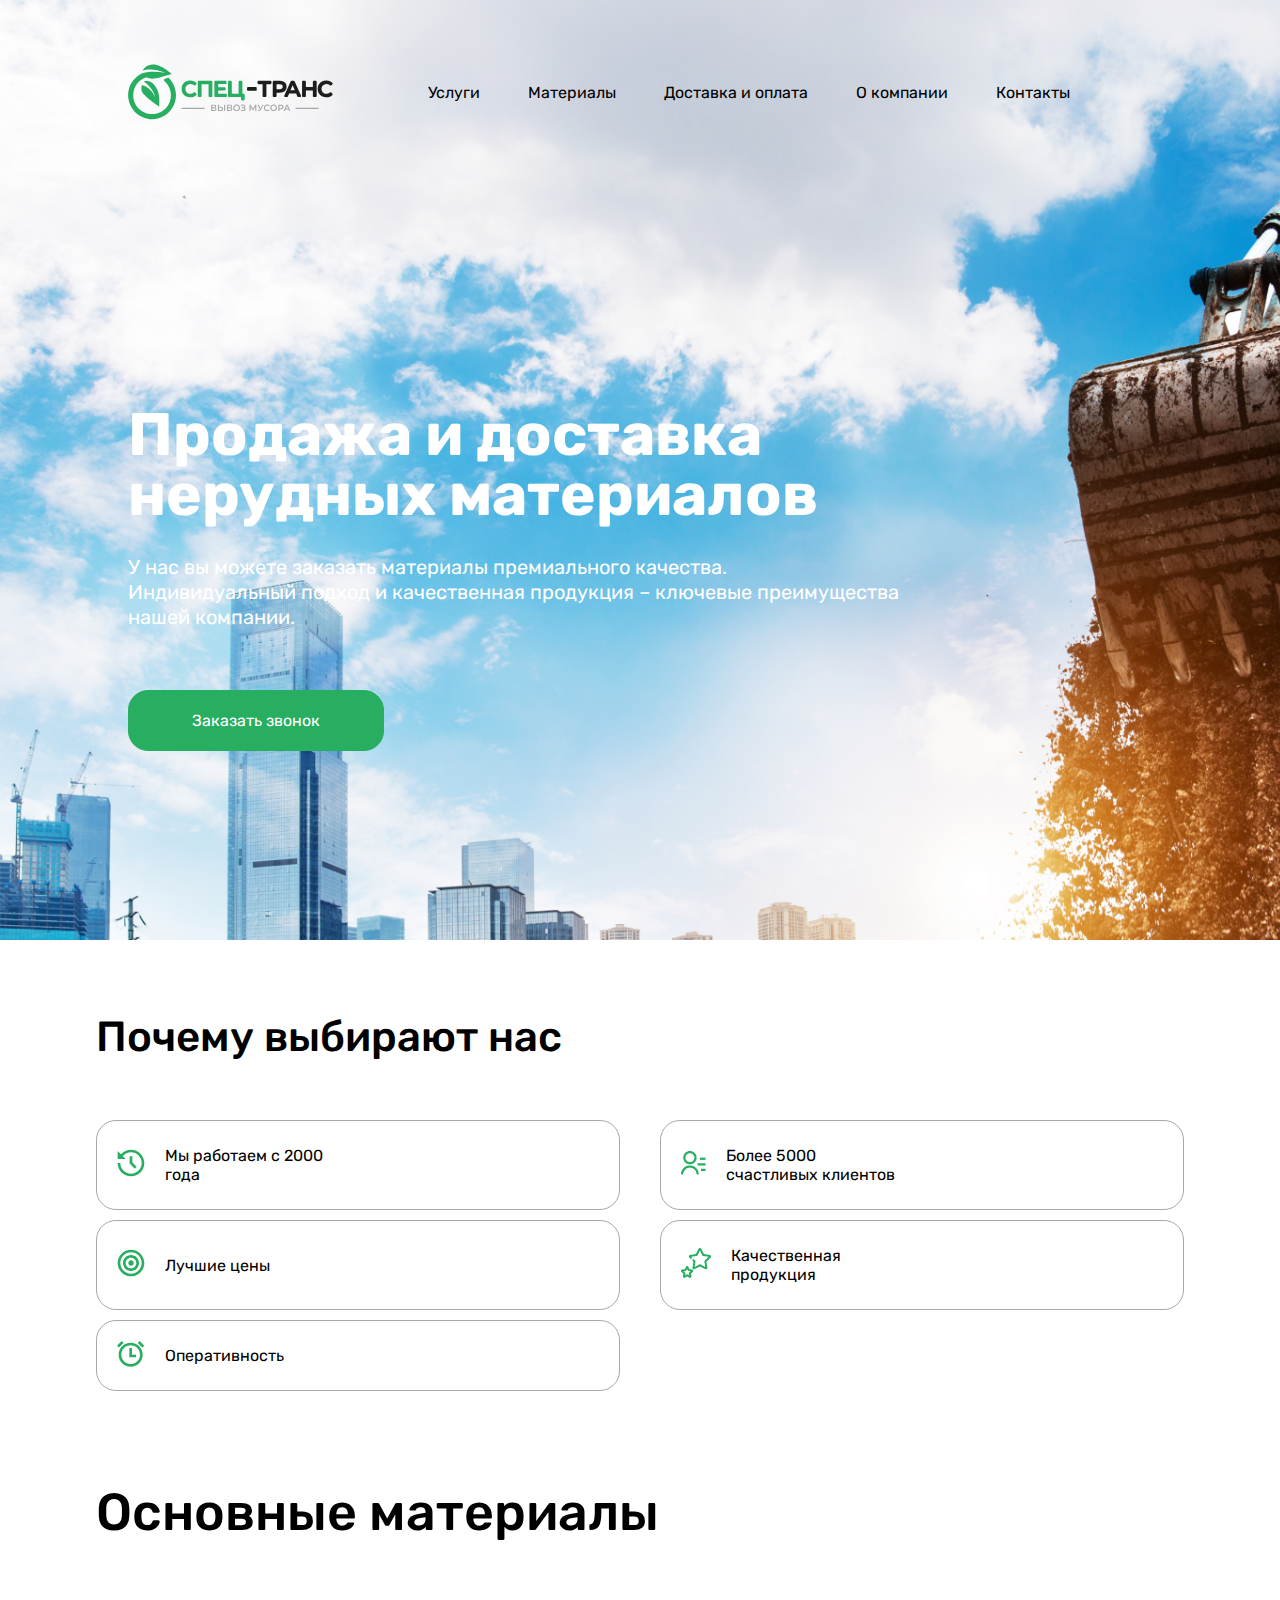
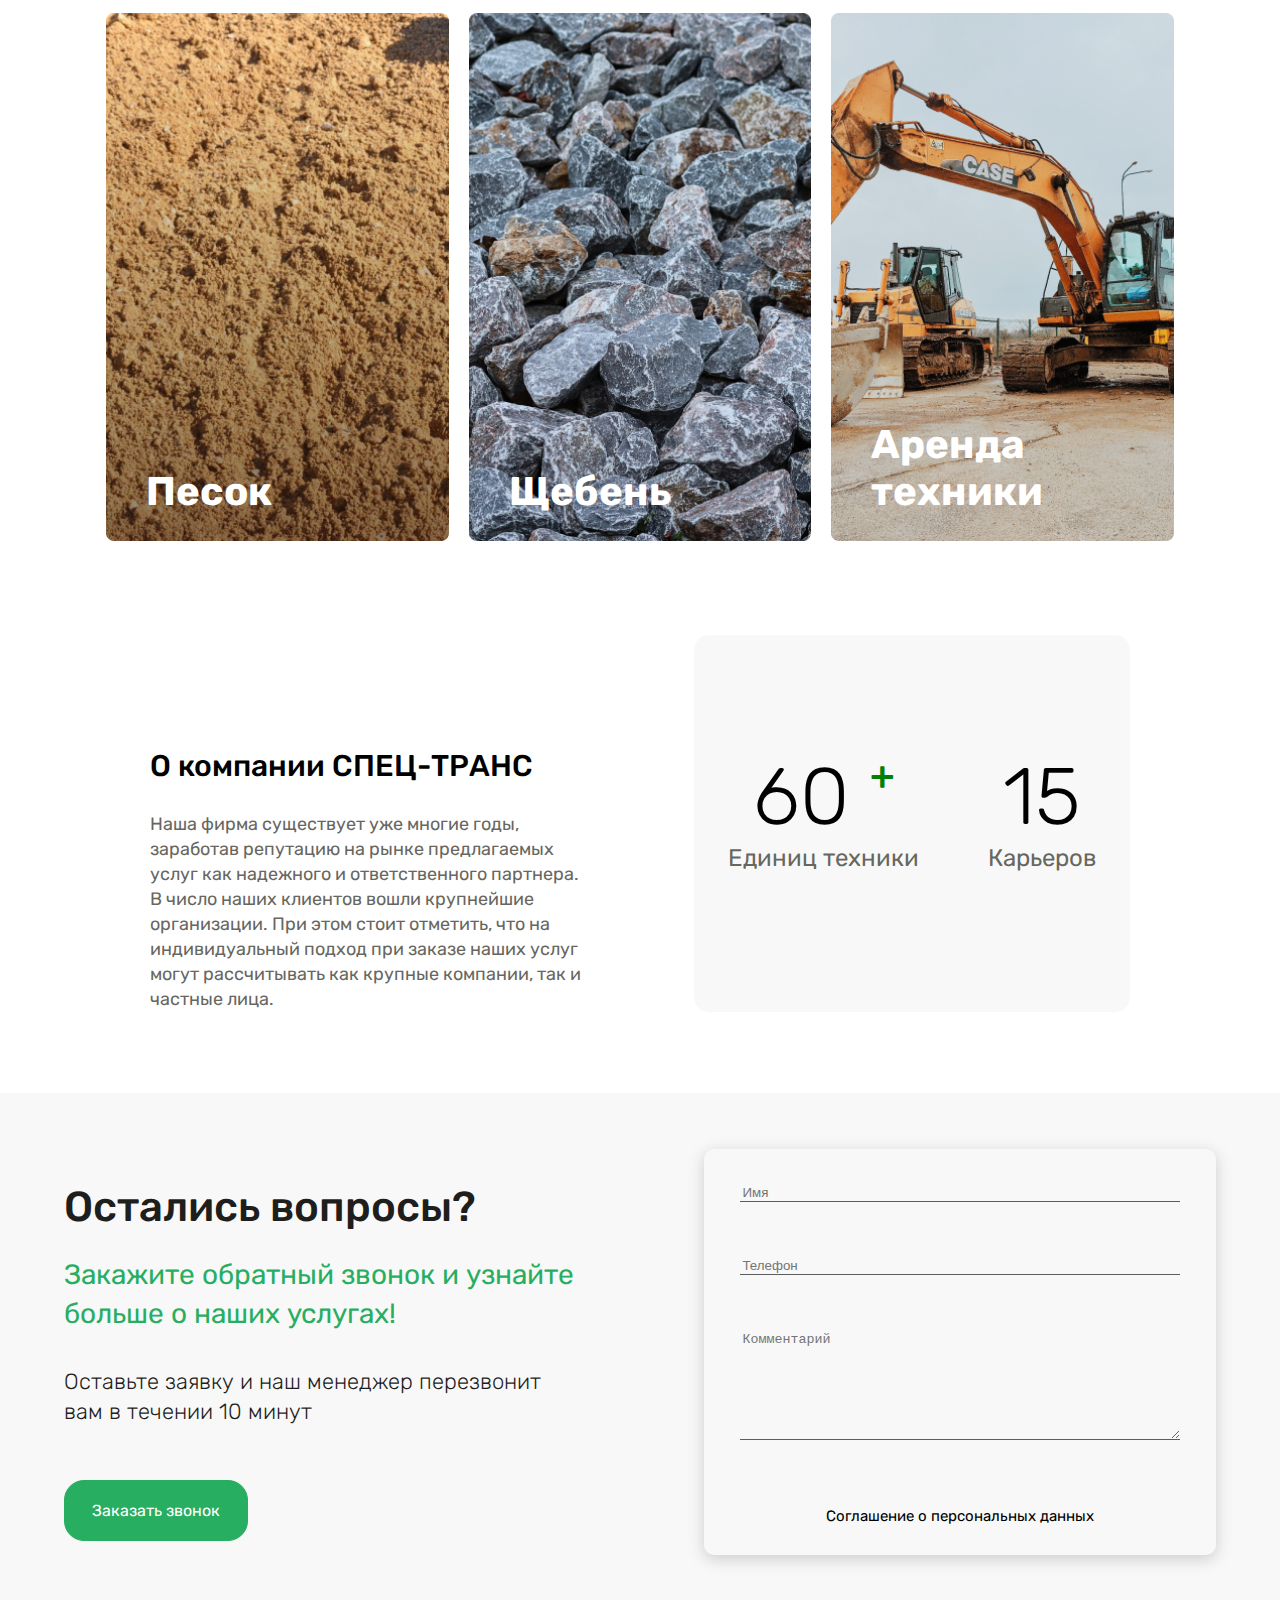
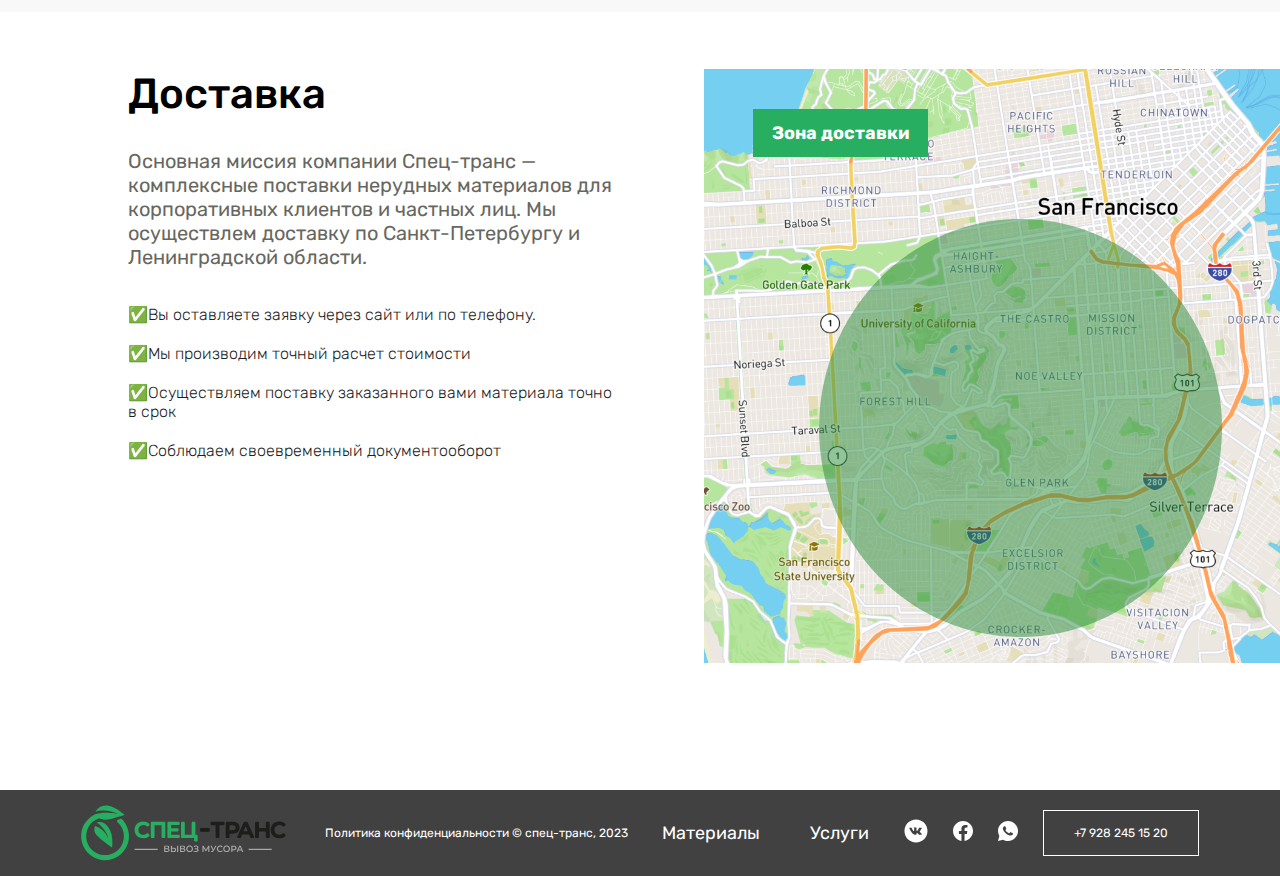
<file: index.html>
<!DOCTYPE html>
<html lang="en">

<head>
    <meta charset="UTF-8">
    <meta http-equiv="X-UA-Compatible" content="IE=edge">
    <meta name="viewport" content="width=device-width, initial-scale=1.0">
    <link rel="preconnect" href="https://fonts.googleapis.com">
    <link rel="preconnect" href="https://fonts.gstatic.com" crossorigin>
    <link href="https://fonts.googleapis.com/css2?family=Rubik&display=swap" rel="stylesheet">
    <title>TRANS-STROY</title>
    <link rel="stylesheet" href="css/preprocessor.scss">
    <link rel="stylesheet" href="css/style.css">
    <link rel="stylesheet" href="css/mediastyle.css">
</head>

<body>
    <header class="header">
        <div class="header__container">

            <!-- ИКОНКА БУРГЕР МЕНЮ -->
            <div class="menu-btn">
                <span></span>
                <span></span>
                <span></span>
            </div>

            <!-- ЛОГОТИП И МЕНЮ -->
            <div class="header__row-burger">
                <div class="header__logo">
                    <div class="header__logo-title">
                        <img class="img__logo" src="css/image/f_41164214e543b92c (1) 1.svg">
                    </div>
                </div>
                <div class="header__menu-burger-row" class="menu">
                    <li><a class="burger__text navigation" href="index3.html">Услуги</a></li>
                    <li><a class="burger__text navigation" href="index2.html">Материалы</a></li>
                    <li><a data-goto=".container__delivery-row" class="burger__text navigation" href="#">Доставка и оплата</a></li>
                    <li><a data-goto=".description__company-row" class="burger__text navigation" href="#">О компании</a></li>
                    <li><a data-goto=".search__btn-block" class="burger__text navigation" href="#">Контакты</a></li>
                </div>
            </div>

            <!-- ГЛАВНЫЙ TITLE HEADER -->
            <div class="header__block">
                <div class="header__title">
                    Продажа и доставка<br>нерудных материалов
                </div>
                <div class="header__subtitle">
                    У нас вы можете заказать материалы премиального качества.<br>
                    Индивидуальный подход и качественная продукция – ключевые преимущества<br>
                    нашей компании.
                </div>
                <div class="header__btn-block">
                    <div class="header__btn">
                        <a href="#">Заказать звонок</a>
                    </div>
                </div>
            </div>

        </div>
    </header>

    <div class="menu">
        <nav>
            <ul>
                <li class="menu__item"><a href="#"> <img class="img__logo" src="css/image/f_41164214e543b92c (1) 1.svg"></a></li>
                <li class="menu__item"><a class="menu__item " href="index3.html">Услуги</a></li>
                <li class="menu__item"><a class="menu__item" href="index2.html">Материалы</a></li>
                <li class="menu__item"><a data-goto=".container__delivery-row" class="menu__item navigation" href="#">Доставка и оплата</a></li>
                <li class="menu__item"><a data-goto=".description__company-row" class="menu__item navigation" href="#">О компании</a></li>
                <li  class="menu__item "><a data-goto=".delivery__block-text"  class="menu__item navigation" href="#">Контакты</a></li>
                <div class="header__btn-block">
                    <div class="header__btn">
                        <a href="#">Заказать звонок</a>
                    </div>
                </div>
            </ul>
        </nav>
    </div>


    <main class="main">
        <div class="main__container">

            <!-- ПОЧЕМУ НАС ВЫБИРАЮТ -->
            <div class="main__description">
                <div class="main__description-title">
                    Почему выбирают нас
                </div>
                <div class="description__row">
                    <div class="description__block-row">
                        <div class="description__logo">
                            <img src="css/image/Vector.svg">
                        </div>
                        <div class="description__title">
                            Мы работаем с 2000<br>года
                        </div>
                    </div>
                    <div class="description__block-row">
                        <div class="description__logo">
                            <img src="css/image/Vector.jpg">
                        </div>
                        <div class="description__title">
                            Более 5000 <br>счастливых клиентов
                        </div>
                    </div>
                    <div class="description__block-row">
                        <div class="description__logo">
                            <img src="css/image/Vector (1).svg">
                        </div>
                        <div class="description__title">
                            Лучшие цены
                        </div>
                    </div>
                    <div class="description__block-row">
                        <div class="description__logo">
                            <img src="css/image/Layer 2.svg">
                        </div>
                        <div class="description__title">
                            Качественная <br>продукция
                        </div>
                    </div>
                    <div class="description__block-row">
                        <div class="description__logo">
                            <img src="css/image/Vector (2).svg">
                        </div>
                        <div class="description__title">
                            Оперативность
                        </div>
                    </div>
                </div>
            </div>

            <!-- ОСНОВНЫЕ МАТЕРИАЛЫ -->

            <div class="main__materials">
                <div class="materials__title">
                    Основные материалы
                </div>
            </div>
            <div class="materials__row">
                <div class="materials__block">
                    <a href="#"><img class="materials__block-img" src="css/image/Rectangle 10.png"></a>
                    <div class="materials__title-block">
                        <div class="matetials__block-text">
                            Песок
                        </div>
                    </div>
                </div>
                <div class="materials__block">
                    <a href="#"><img class="materials__block-img" src="css/image/Rectangle 11.png"></a>
                    <div class="materials__title-block">
                        <div class="matetials__block-text">
                            Щебень
                        </div>
                    </div>
                </div>
                <div class="materials__block">
                    <a href="#"><img class="materials__block-img" src="css/image/Rectangle 13.png"></a>
                    <div class="materials__title-block">
                        <div class="matetials__block-text">
                            Аренда<br>техники
                        </div>
                    </div>
                </div>
            </div>

            <!-- О КОМПАНИИ -->

            <div class="description__company-row">
                <div class="company__block">
                    <div class="company__title">
                        О компании СПЕЦ-ТРАНС
                    </div>
                    <div class="company__text">
                        Наша фирма существует уже многие годы, заработав репутацию на рынке предлагаемых услуг как
                        надежного и ответственного партнера. В число наших клиентов вошли крупнейшие организации. При
                        этом стоит отметить, что на индивидуальный подход при заказе наших услуг могут рассчитывать как
                        крупные компании, так и частные лица.
                    </div>
                </div>
                <div class="company__block">
                    <div class="company__block-title">
                        <div class="block__title block__title-after">
                            60
                        </div>
                        <div class="block__subtitle">
                            Единиц техники
                        </div>
                    </div>
                    <div class="company__block-title">
                        <div class="block__title">
                            15
                        </div>
                        <div class="block__subtitle">
                            Карьеров
                        </div>
                    </div>
                </div>
            </div>



        </div>

        <!-- БЛОК О ПОЛЬЗОВАТЕЛЬСКОМ СОГЛАШЕНИИ -->

        <div class="main__search-row">
            <div class="search__block">
                <div class="search__title">
                    Остались вопросы?
                </div>
                <div class="search__subtitle">
                    Закажите обратный звонок и узнайте больше о наших услугах!
                </div>
                <div class="search__text">
                    Оставьте заявку и наш менеджер перезвонит вам в течении 10 минут
                </div>
                <div class="search__btn-block">
                    <div class="search__btn">
                        <a href="#">Заказать звонок</a>
                    </div>
                </div>
            </div>
            <div class="search__block">
                <form class="form">
                    <div class="search__form">
                        <input class="search__username" placeholder="Имя" type="tel" name="username" value="">
                    </div>
                    <div class="search__form">
                        <input class="search__phone" placeholder="Телефон" type="tel" name="username" value="">
                    </div>
                    <div class="search__form">
                        <textarea class="search__comment" placeholder="Комментарий" name="comment" cols="48"
                            rows="7"></textarea>
                    </div>
                    <div class="search__agreement">
                        Соглашение о персональных данных
                    </div>
                </form>
            </div>
        </div>

        <!-- ДОСТАВКА -->

        <div class="container__delivery-row">
            <div class="delivery__block">
                <div class="delivery__title">
                    Доставка
                </div>
                <div class="delivery__subtitle">
                    Основная миссия компании Спец-транс — комплексные поставки нерудных материалов для корпоративных
                    клиентов и частных лиц. Мы осуществлем доставку по Санкт-Петербургу и Ленинградской области.

                </div>
                <ul class="delivery__block-text">
                    <li class="delivery__text">&#9989;Вы оставляете заявку через сайт или по телефону.</li>
                    <li class="delivery__text">&#9989;Мы производим точный расчет стоимости</li>
                    <li class="delivery__text">&#9989;Осуществляем поставку заказанного вами материала точно в срок</li>
                    <li class="delivery__text">&#9989;Соблюдаем своевременный документооборот</li>
                </ul>
                <div class="delivery__coordinates-row">
                    <div class=coordinates__block>
                        <div class="coordinates__city">
                            г. Санкт-Петербург,
                        </div>
                        <div class="coordinates__city-text">
                            Невский проспект, д. 12/2
                        </div>
                    </div>
                    <div class=coordinates__block>
                        <div class="coordinates__phone">
                            +7 812 545 44 53
                        </div>
                        <div class="coordinates__phone-text">
                            Ежедневно с 08:00 до 24:00
                        </div>
                    </div>
                </div>
            </div>
            <div class="delivery__block">
                <div class="delivery__map-block">
                    <img class="delivery__map-img" src="css/image/Rectangle 701.png">
                    <div class="delivery__btn-block">
                        <div class="delivery__btn">
                            Зона доставки
                        </div>
                    </div>
                    <div class="delivery__zone">

                    </div>
                </div>
            </div>
        </div>
    </main>
    <footer class="footer">
        <div class="footer__row">
            <div class="footer__block-logo">
                <img class="footer__logo-img" src="css/image/f_41164214e543b92c (1) 1.svg">
            </div>
            <div class="footer__block-politic">
                Политика конфиденциальности © спец-транс, 2023
            </div>
            <div class="footer__block-services">
                <div class="footer__materials-title">
                   <a href="#">Материалы</a>  
                </div>
                <div class="footer__services-title">
                    <a href="#">Услуги</a> 
                </div>
            </div>
            <div class="footer__block-messengers">
                <div class="messemger__bar-row">
                    <div class="footer__vk-logo">
                        <a href="#"><img src="css/image/Vector (3).svg"></a> 
                    </div>
                    <div class="footer__facebook-logo">
                        <a href="#"><img src="css/image/Vector (4).svg"></a> 
                    </div>
                    <div class="footer__viber-logo">
                        <a href="#"><img src="css/image/Vector (5).svg"></a> 
                    </div>
                </div>
                <div class="footer__btn-phone">
                    <div class="btn__phone-text">
                       <a href="#"> +7 928 245 15 20</a> 
                    </div>
                </div>
            </div>
        </div>
    </footer>
    <script src="js/app.js"></script>
</body>

</html>
</file>
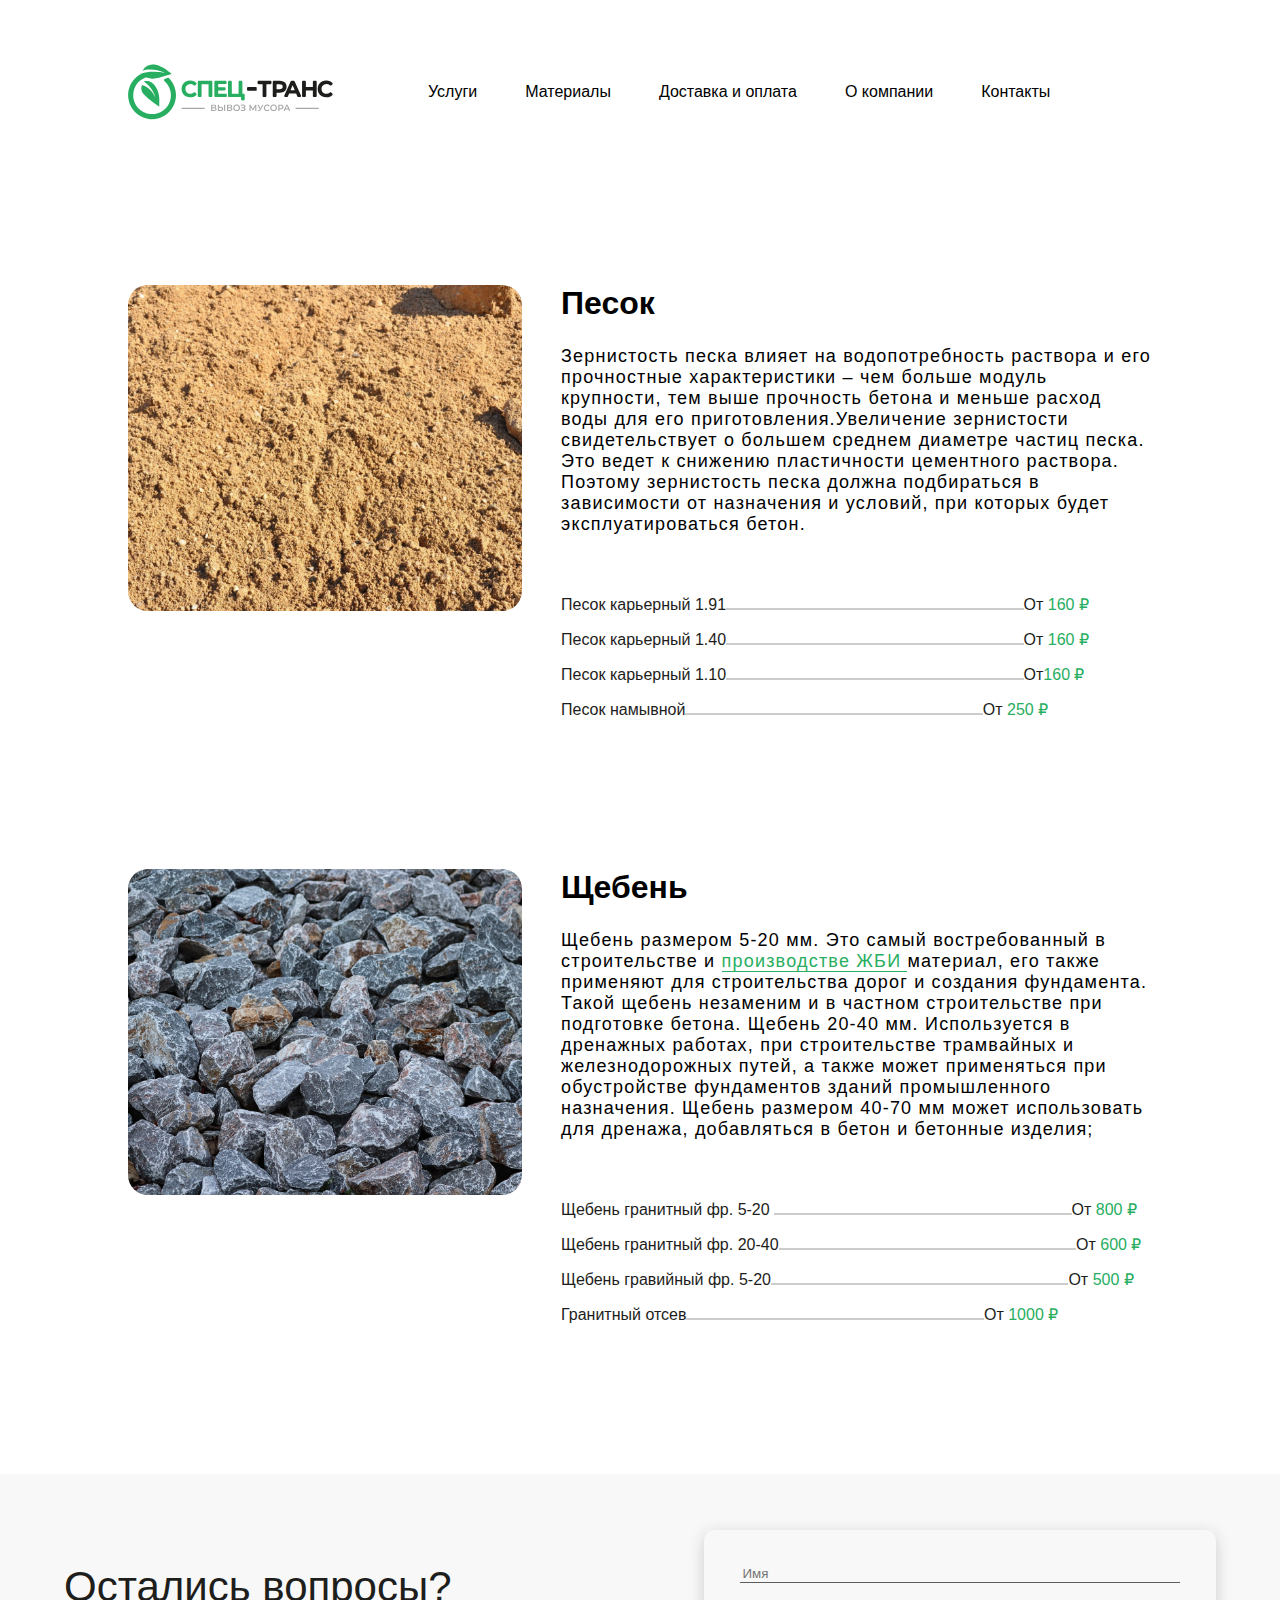
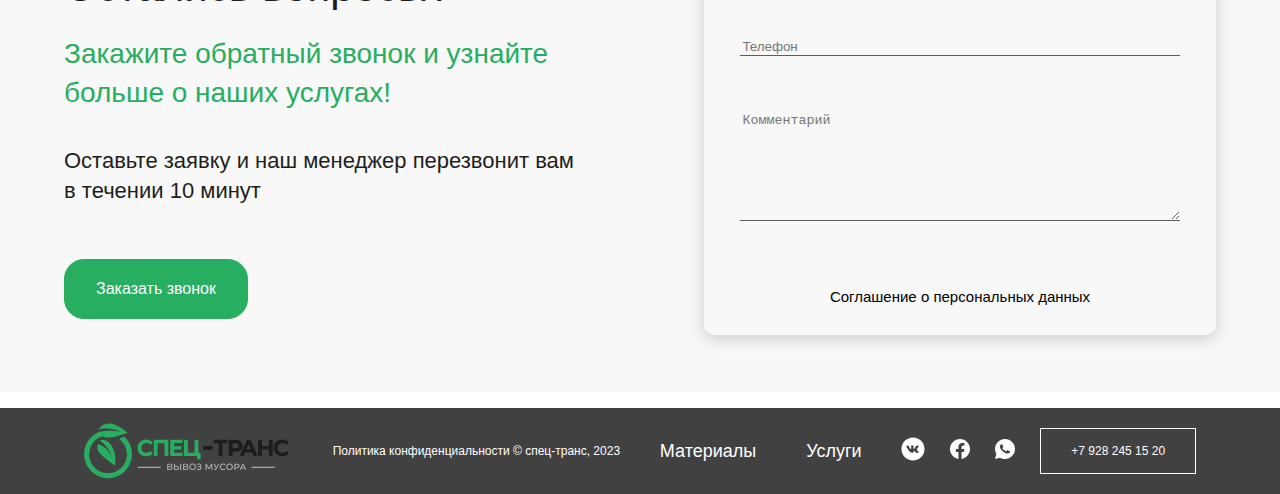
<file: index2.html>
<!DOCTYPE html>
<html lang="en">
<head>
    <meta charset="UTF-8">
    <meta http-equiv="X-UA-Compatible" content="IE=edge">
    <meta name="viewport" content="width=device-width, initial-scale=1.0">
    <title>Материалы</title>
    <link rel="stylesheet" href="css/preprocessor.scss">
    <link rel="stylesheet" href="css/style-materials.css">
    <link rel="stylesheet" href="css/mediastyle.css">
</head>
<body>
    <header class="header">
        <div class="header__container">

            <!-- ИКОНКА БУРГЕР МЕНЮ -->
            <div class="menu-btn">
                <span></span>
                <span></span>
                <span></span>
            </div>

            <!-- ЛОГОТИП И МЕНЮ -->
            <div class="header__row-burger">
                <div class="header__logo">
                    <div class="header__logo-title">
                        <img class="img__logo" src="css/image/f_41164214e543b92c (1) 1.svg">
                    </div>
                </div>
                <div class="header__menu-burger-row" class="menu">
                    <li><a class="burger__text navigation" href="index3.html">Услуги</a></li>
                    <li><a class="burger__text navigation" href="index2.html">Материалы</a></li>
                    <li><a class="burger__text navigation" href="index.html">Доставка и оплата</a></li>
                    <li><a class="burger__text navigation" href="index.html">О компании</a></li>
                    <li><a data-goto=".main__search-row" class="burger__text navigation" href="#">Контакты</a></li>
                </div>
            </div>
    </header>

    <div class="menu">
        <nav>
            <ul>
                <li class="menu__item "><a href="#"> <img class="img__logo" src="css/image/f_41164214e543b92c (1) 1.svg"></a></li>
                <li class="menu__item "><a class="menu__item " href="index3.html">Услуги</a></li>
                <li class="menu__item "><a class="menu__item" href="index2.html">Материалы</a></li>
                <li class="menu__item "><a class="menu__item" href="index.html">Доставка и оплата</a></li>
                <li class="menu__item "><a class="menu__item " href="index.html">О компании</a></li>
                <li class="menu__item"><a data-goto=".main__search-row" class="menu__item navigation" href="#">Контакты</a></li>
                <div class="header__btn-block">
                    <div class="header__btn">
                        <a href="#">Заказать звонок</a>
                    </div>
                </div>
            </ul>
        </nav>
    </div>

    <main class="main">
        <div class="main__materials-container-row">
            <div class="materials__block-row">
                <div class="materials__img-block">
                    <img class="materials__img" src="css/image/Rectangle 705.png">
                </div>
                <div class="materials__description">
                    <div class="materials__title">
                        Песок
                    </div>
                    <div class="materials__subtitle">
                        Зернистость песка влияет на водопотребность раствора и его прочностные характеристики – чем больше модуль крупности, тем выше прочность бетона и меньше расход воды для его приготовления.Увеличение зернистости свидетельствует о большем среднем диаметре частиц песка. Это ведет к снижению пластичности цементного раствора. Поэтому зернистость песка должна подбираться в зависимости от назначения и условий, при которых будет эксплуатироваться бетон.
                    </div>
                    <div class="materials__block-price-list">
                        <ul class="materials__list">
                            <li class="materials__text-list">Песок карьерный 1.91<span class="materials__text-bottom"></span>От <span class="materials__list-span">160 ₽</span></li>
                            <li class="materials__text-list">Песок карьерный 1.40<span class="materials__text-bottom"></span>От<span class="materials__list-span"> 160 ₽</span></li>
                            <li class="materials__text-list">Песок карьерный 1.10<span class="materials__text-bottom"></span>От<span class="materials__list-span">160 ₽</span></li>
                            <li class="materials__text-list">Песок намывной<span class="materials__text-bottom"></span>От <span class="materials__list-span">250 ₽</span></li>
                        </ul>
                    </div>
                </div>
            </div>
            <div class="materials__block-row">
                <div class="materials__img-block">
                    <img class="materials__img" src="css/image/Rectangle 706.png">
                </div>
                <div class="materials__description">
                    <div class="materials__title">
                        Щебень
                    </div>
                    <div class="materials__subtitle">
                        Щебень размером 5-20 мм. Это самый востребованный в строительстве и <a class="materials__subtitle-span" href="https://ru.wikipedia.org/wiki/%D0%96%D0%B5%D0%BB%D0%B5%D0%B7%D0%BE%D0%B1%D0%B5%D1%82%D0%BE%D0%BD"><span class="materials__subtitle-span" >производстве ЖБИ</span> </a>материал, его также применяют для строительства дорог и создания фундамента. Такой щебень незаменим и в частном строительстве при подготовке бетона. Щебень 20-40 мм. Используется в дренажных работах, при строительстве трамвайных и железнодорожных путей, а также может применяться при обустройстве фундаментов зданий промышленного назначения. Щебень размером 40-70 мм может использовать для дренажа, добавляться в бетон и бетонные изделия;
                    </div>
                    <div class="materials__block-price-list">
                        <ul class="materials__list">
                            <li class="materials__text-list">Щебень гранитный фр. 5-20 <span class="materials__text-bottom"></span>От <span class="materials__list-span"> 800 ₽</span></li>
                            <li class="materials__text-list">Щебень гранитный фр. 20-40<span class="materials__text-bottom"></span>От <span class="materials__list-span"> 600 ₽</span></li>
                            <li class="materials__text-list">Щебень гравийный фр. 5-20<span class="materials__text-bottom"></span>От <span class="materials__list-span"> 500 ₽</span></li>
                            <li class="materials__text-list">Гранитный отсев<span class="materials__text-bottom"></span>От <span class="materials__list-span"> 1000 ₽</span></li>
                        </ul>
                    </div>
                </div>
            </div>

        </div>

         <!-- БЛОК О ПОЛЬЗОВАТЕЛЬСКОМ СОГЛАШЕНИИ -->

        <div class="main__search-row">
            <div class="search__block">
                <div class="search__title">
                    Остались вопросы?
                </div>
                <div class="search__subtitle">
                    Закажите обратный звонок и узнайте больше о наших услугах!
                </div>
                <div class="search__text">
                    Оставьте заявку и наш менеджер перезвонит вам в течении 10 минут
                </div>
                <div class="search__btn-block">
                    <div class="search__btn">
                        <a href="#">Заказать звонок</a>
                    </div>
                </div>
            </div>
            <div class="search__block">
                <form class="form">
                    <div class="search__form">
                        <input class="search__username" placeholder="Имя" type="tel" name="username" value="">
                    </div>
                    <div class="search__form">
                        <input class="search__phone" placeholder="Телефон" type="tel" name="username" value="">
                    </div>
                    <div class="search__form">
                        <textarea class="search__comment" placeholder="Комментарий" name="comment" cols="48"
                            rows="7"></textarea>
                    </div>
                    <div class="search__agreement">
                        Соглашение о персональных данных
                    </div>
                </form>
            </div>
        </div>
    </main>
    <footer class="footer">
        <div class="footer__row">
            <div class="footer__block-logo">
                <img class="footer__logo-img" src="css/image/f_41164214e543b92c (1) 1.svg">
            </div>
            <div class="footer__block-politic">
                Политика конфиденциальности © спец-транс, 2023
            </div>
            <div class="footer__block-services">
                <div class="footer__materials-title">
                   <a href="#">Материалы</a>  
                </div>
                <div class="footer__services-title">
                    <a href="#">Услуги</a> 
                </div>
            </div>
            <div class="footer__block-messengers">
                <div class="messemger__bar-row">
                    <div class="footer__vk-logo">
                        <a href="#"><img src="css/image/Vector (3).svg"></a> 
                    </div>
                    <div class="footer__facebook-logo">
                        <a href="#"><img src="css/image/Vector (4).svg"></a> 
                    </div>
                    <div class="footer__viber-logo">
                        <a href="#"><img src="css/image/Vector (5).svg"></a> 
                    </div>
                </div>
                <div class="footer__btn-phone">
                    <div class="btn__phone-text">
                       <a href="#"> +7 928 245 15 20</a> 
                    </div>
                </div>
            </div>
        </div>
    </footer>
    <script src="js/app.js"></script>
</body>
</html>
</file>
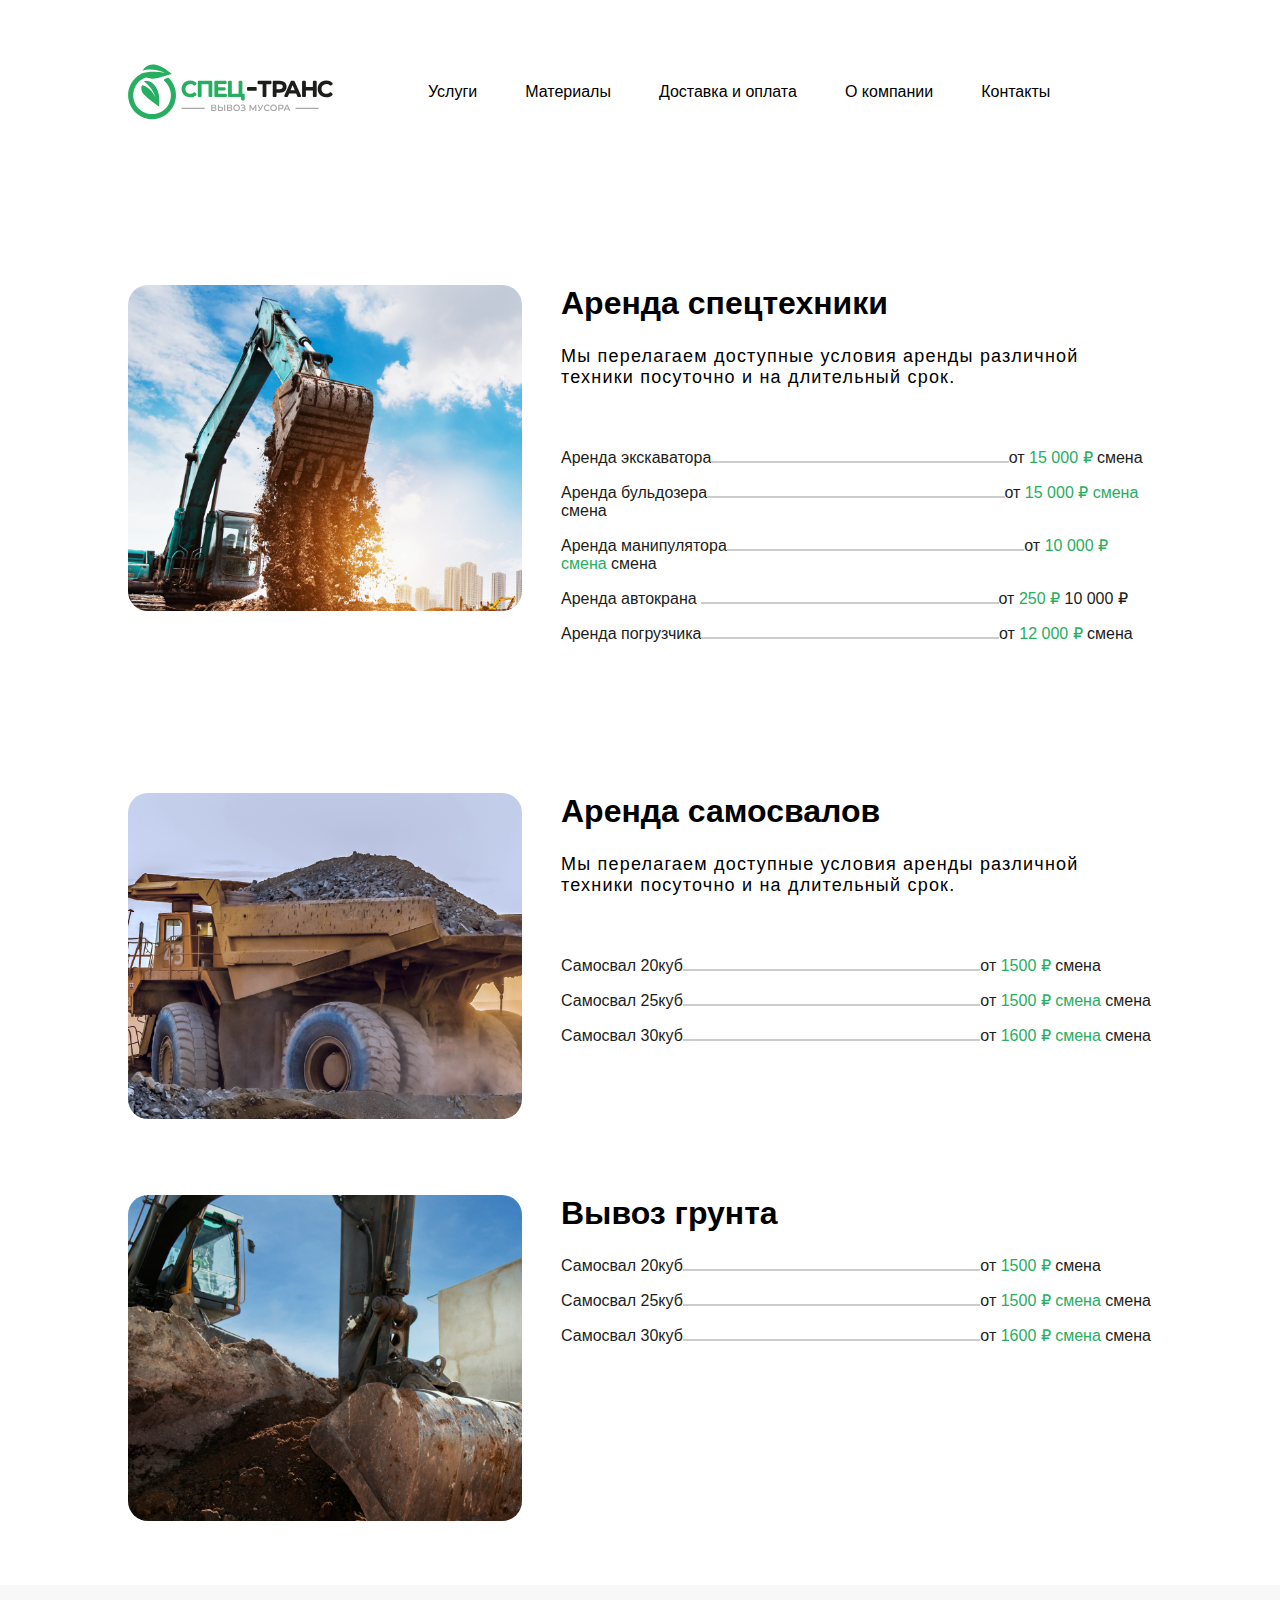
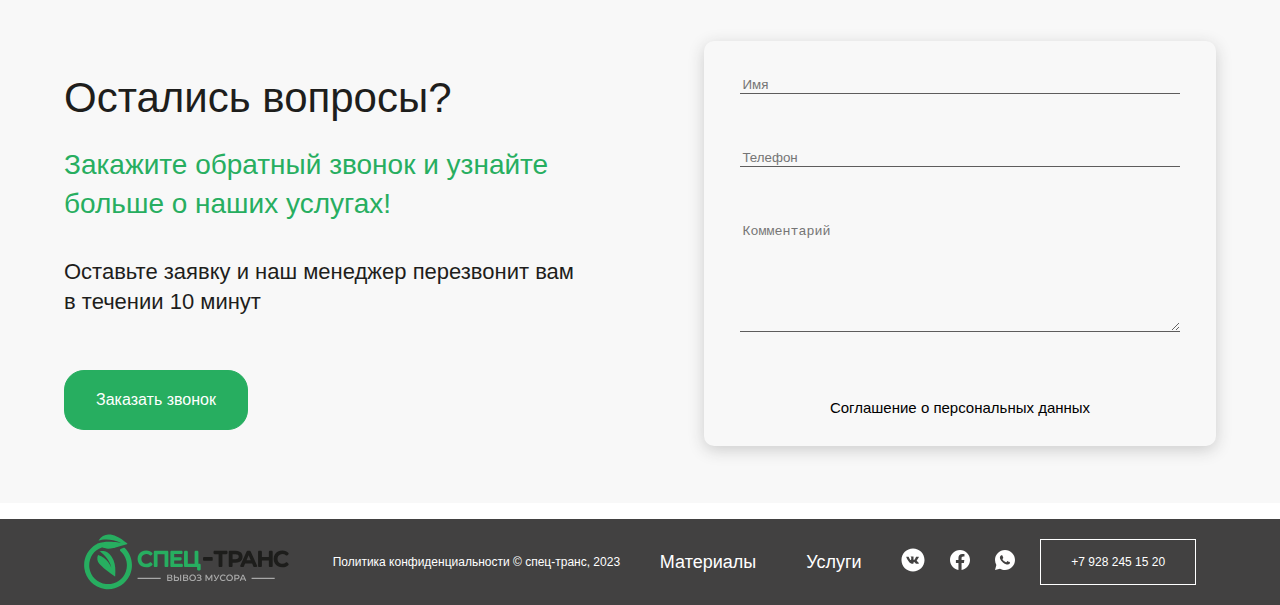
<file: index3.html>
<!DOCTYPE html>
<html lang="en">
<head>
    <meta charset="UTF-8">
    <meta http-equiv="X-UA-Compatible" content="IE=edge">
    <meta name="viewport" content="width=device-width, initial-scale=1.0">
    <title>Аренда техники</title>
    <link rel="stylesheet" href="css/preprocessor.scss">
    <link rel="stylesheet" href="css/style-materials.css">
    <link rel="stylesheet" href="css/style-servise.css">
    <link rel="stylesheet" href="css/mediastyle.css">
</head>
<body>
    <header class="header">
        <div class="header__container">

            <!-- ИКОНКА БУРГЕР МЕНЮ -->
            <div class="menu-btn">
                <span></span>
                <span></span>
                <span></span>
            </div>

            <!-- ЛОГОТИП И МЕНЮ -->
            <div class="header__row-burger">
                <div class="header__logo">
                    <div class="header__logo-title">
                        <img class="img__logo" src="css/image/f_41164214e543b92c (1) 1.svg">
                    </div>
                </div>
                <div class="header__menu-burger-row" class="menu">
                    <li><a class="burger__text navigation" href="index3.html">Услуги</a></li>
                    <li><a class="burger__text navigation" href="index2.html">Материалы</a></li>
                    <li><a class="burger__text navigation" href="index.html">Доставка и оплата</a></li>
                    <li><a class="burger__text navigation" href="index.html">О компании</a></li>
                    <li><a data-goto=".main__search-row" class="burger__text navigation" href="#">Контакты</a></li>
                </div>
            </div>
    </header>

    <div class="menu">
        <nav>
            <ul>
                <li class="menu__item "><a href="#"> <img class="img__logo" src="css/image/f_41164214e543b92c (1) 1.svg"></a></li>
                <li class="menu__item "><a class="menu__item " href="index3.html">Услуги</a></li>
                <li class="menu__item "><a class="menu__item" href="index2.html">Материалы</a></li>
                <li class="menu__item "><a class="menu__item" href="index.html">Доставка и оплата</a></li>
                <li class="menu__item "><a class="menu__item " href="index.html">О компании</a></li>
                <li class="menu__item"><a data-goto=".main__search-row" class="menu__item navigation" href="#">Контакты</a></li>
                <div class="header__btn-block">
                    <div class="header__btn">
                        <a href="#">Заказать звонок</a>
                    </div>
                </div>
            </ul>
        </nav>
    </div>

    <main class="main">
        <div class="main__materials-container-row">
            <div class="materials__block-row">
                <div class="materials__img-block">
                    <img class="materials__img" src="css/image/Rectangle 705 (1).png">
                </div>
                <div class="materials__description">
                    <div class="materials__title">
                        Аренда спецтехники
                    </div>
                    <div class="materials__subtitle">
                        Мы перелагаем доступные условия аренды различной техники посуточно и на длительный срок. 
                    </div>
                    <div class="materials__block-price-list">
                        <ul class="materials__list">
                            <li class="materials__text-list">Аренда экскаватора<span class="materials__text-bottom"></span>от<span class="materials__list-span"> 15 000 ₽</span> смена</li>
                            <li class="materials__text-list">Аренда бульдозера<span class="materials__text-bottom"></span>от<span class="materials__list-span"> 15 000 ₽ смена</span> смена</li>
                            <li class="materials__text-list">Аренда манипулятора<span class="materials__text-bottom"></span>от<span class="materials__list-span"> 10 000 ₽ смена</span> смена</li>
                            <li class="materials__text-list">Аренда автокрана
                                <span class="materials__text-bottom"></span>от <span class="materials__list-span">250 ₽</span> 10 000 ₽</li>
                            <li class="materials__text-list">Аренда погрузчика<span class="materials__text-bottom"></span>от <span class="materials__list-span"> 12 000 ₽ </span> смена</li>
                        </ul>
                    </div>
                </div>
            </div>
            <div class="materials__block-row">
                <div class="materials__img-block">
                    <img class="materials__img" src="css/image/Rectangle 705 (2).png">
                </div>
                <div class="materials__description">
                    <div class="materials__title">
                        Аренда самосвалов
                    </div>
                    <div class="materials__subtitle">
                        Мы перелагаем доступные условия аренды различной техники посуточно и на длительный срок. 
                    </div>
                    <div class="materials__block-price-list">
                        <ul class="materials__list">
                            <li class="materials__text-list">Самосвал 20куб<span class="materials__text-bottom"></span>от<span class="materials__list-span"> 1500 ₽</span> смена</li>
                            <li class="materials__text-list">Самосвал 25куб<span class="materials__text-bottom"></span>от<span class="materials__list-span"> 1500 ₽ смена</span> смена</li>
                            <li class="materials__text-list">Самосвал 30куб<span class="materials__text-bottom"></span>от<span class="materials__list-span"> 1600 ₽ смена</span> смена</li>
                        </ul>
                    </div>
                </div>
            </div>
            <div class="materials__block-row">
                <div class="materials__img-block">
                    <img class="materials__img" src="css/image/Rectangle 706 (1).png">
                </div>
                <div class="materials__description">
                    <div class="materials__title">
                        Вывоз грунта
                    </div>
                    <div class="materials__block-price-list">
                        <ul class="materials__list">
                            <li class="materials__text-list">Самосвал 20куб<span class="materials__text-bottom"></span>от<span class="materials__list-span"> 1500 ₽</span> смена</li>
                            <li class="materials__text-list">Самосвал 25куб<span class="materials__text-bottom"></span>от<span class="materials__list-span"> 1500 ₽ смена</span> смена</li>
                            <li class="materials__text-list">Самосвал 30куб<span class="materials__text-bottom"></span>от<span class="materials__list-span"> 1600 ₽ смена</span> смена</li>
                        </ul>
                    </div>
                </div>
            </div>

        </div>

         <!-- БЛОК О ПОЛЬЗОВАТЕЛЬСКОМ СОГЛАШЕНИИ -->

        <div class="main__search-row">
            <div class="search__block">
                <div class="search__title">
                    Остались вопросы?
                </div>
                <div class="search__subtitle">
                    Закажите обратный звонок и узнайте больше о наших услугах!
                </div>
                <div class="search__text">
                    Оставьте заявку и наш менеджер перезвонит вам в течении 10 минут
                </div>
                <div class="search__btn-block">
                    <div class="search__btn">
                        <a href="#">Заказать звонок</a>
                    </div>
                </div>
            </div>
            <div class="search__block">
                <form class="form">
                    <div class="search__form">
                        <input class="search__username" placeholder="Имя" type="tel" name="username" value="">
                    </div>
                    <div class="search__form">
                        <input class="search__phone" placeholder="Телефон" type="tel" name="username" value="">
                    </div>
                    <div class="search__form">
                        <textarea class="search__comment" placeholder="Комментарий" name="comment" cols="48"
                            rows="7"></textarea>
                    </div>
                    <div class="search__agreement">
                        Соглашение о персональных данных
                    </div>
                </form>
            </div>
        </div>
    </main>
    <footer class="footer">
        <div class="footer__row">
            <div class="footer__block-logo">
                <img class="footer__logo-img" src="css/image/f_41164214e543b92c (1) 1.svg">
            </div>
            <div class="footer__block-politic">
                Политика конфиденциальности © спец-транс, 2023
            </div>
            <div class="footer__block-services">
                <div class="footer__materials-title">
                   <a href="#">Материалы</a>  
                </div>
                <div class="footer__services-title">
                    <a href="#">Услуги</a> 
                </div>
            </div>
            <div class="footer__block-messengers">
                <div class="messemger__bar-row">
                    <div class="footer__vk-logo">
                        <a href="#"><img src="css/image/Vector (3).svg"></a> 
                    </div>
                    <div class="footer__facebook-logo">
                        <a href="#"><img src="css/image/Vector (4).svg"></a> 
                    </div>
                    <div class="footer__viber-logo">
                        <a href="#"><img src="css/image/Vector (5).svg"></a> 
                    </div>
                </div>
                <div class="footer__btn-phone">
                    <div class="btn__phone-text">
                       <a href="#"> +7 928 245 15 20</a> 
                    </div>
                </div>
            </div>
        </div>
    </footer>
    <script src="js/app.js"></script>
</body>
</html>
</file>
<file: css/style.css>
* {
  margin: 0;
}

a {
  text-decoration: none;
  color: white;
}

li {
  list-style-type: none;
}

body {
  font-family: "Rubik", sans-serif;
}

.header {
  background-image: url(image/Rectangle\ 5.png);
  background-size: cover;
  display: -webkit-box;
  display: -ms-flexbox;
  display: flex;
  -webkit-box-pack: end;
      -ms-flex-pack: end;
          justify-content: flex-end;
}

.menu-btn {
  position: relative;
  width: 30px;
  height: 30px;
  right: 0px;
  z-index: 4;
  overflow: hidden;
  padding: 30px;
  position: fixed;
}

.menu-btn span {
  width: 30px;
  height: 2px;
  position: absolute;
  top: 50%;
  left: 50%;
  -webkit-transform: translate(-50%, -50%);
          transform: translate(-50%, -50%);
  background-color: #000000;
  -webkit-transition: all 0.5s;
  transition: all 0.5s;
  z-index: 4;
}

.menu-btn span:nth-of-type(2) {
  top: calc(50% - 5px);
}

.menu-btn span:nth-of-type(3) {
  top: calc(50% + 5px);
}

nav {
  height: 100%;
}

ul {
  padding-left: 0px;
  height: 100%;
}

.menu {
  position: fixed;
  top: 0;
  right: 0;
  width: 100%;
  height: 100%;
  overflow: auto;
  padding: 0px;
  background-color: rgba(255, 255, 255, 0.932);
  -webkit-transform: translateX(100%);
          transform: translateX(100%);
  -webkit-transition: -webkit-transform 0.5s;
  transition: -webkit-transform 0.5s;
  transition: transform 0.5s;
  transition: transform 0.5s, -webkit-transform 0.5s;
  z-index: 3;
}
.menu .menu__item {
  margin: 15px 0px 20px 20px;
  color: black;
  font-size: 20px;
  font-weight: 400;
}
.menu .menu__item .img__logo {
  width: 70%;
}
.menu .menu__item:hover {
  -webkit-transition-duration: 1s;
          transition-duration: 1s;
  -webkit-transform: scale(1.1);
          transform: scale(1.1);
}
.menu .header__btn-block {
  margin: 30px 0px 0px 20px;
  border: 1px solid #27AE60;
  border-radius: 20px;
  width: 40%;
  background-color: #27AE60;
}
.menu .header__btn-block .header__btn {
  text-align: center;
  margin: 20px 36px 20px 36px;
  font-size: 12px;
}
.menu .header__btn-block .header__btn:hover {
  -webkit-transition-duration: 1s;
          transition-duration: 1s;
  -webkit-transform: scale(1.3);
          transform: scale(1.3);
}

.menu.active {
  -webkit-transform: translateX(0);
          transform: translateX(0);
}

.menu li {
  list-style-type: none;
}

.menu-btn.active span:nth-of-type(1) {
  display: none;
}

.menu-btn.active span:nth-of-type(2) {
  top: 50%;
  -webkit-transform: translate(-50%, 0%) rotate(45deg);
          transform: translate(-50%, 0%) rotate(45deg);
}

.menu-btn.active span:nth-of-type(3) {
  top: 50%;
  -webkit-transform: translate(-50%, 0%) rotate(-45deg);
          transform: translate(-50%, 0%) rotate(-45deg);
}

.header__container {
  margin: 0 auto;
  width: 80%;
}
.header__container .header__row-burger {
  padding: 49px 0px 0px 0px;
  display: -webkit-box;
  display: -ms-flexbox;
  display: flex;
}
.header__container .header__row-burger .header__logo {
  padding-right: 91px;
}
.header__container .header__menu-burger-row {
  display: -webkit-box;
  display: -ms-flexbox;
  display: flex;
  -webkit-box-align: center;
      -ms-flex-align: center;
          align-items: center;
  -webkit-box-pack: center;
      -ms-flex-pack: center;
          justify-content: center;
}
.header__container .header__menu-burger-row .burger__text {
  padding-right: 48px;
  color: #000;
  font-size: 16px;
}
.header__container .header__block {
  margin: 270px 0px 0px 0px;
}
.header__container .header__block .header__title {
  font-weight: bold;
  font-size: 60px;
  color: white;
  line-height: 60px;
}
.header__container .header__block .header__subtitle {
  padding: 30px 0px 0px 0px;
  line-height: 25px;
  color: white;
  font-weight: 400;
  font-size: 20px;
}
.header__container .header__block .header__btn-block {
  margin: 60px 0px 189px 0px;
  border: 1px solid #27AE60;
  border-radius: 20px;
  width: 254px;
  background-color: #27AE60;
}
.header__container .header__block .header__btn-block .header__btn {
  text-align: center;
  padding: 20px 0px 20px 0px;
}

.main {
  width: 100%;
  overflow: hidden;
  margin-bottom: 65px;
}

.main__container {
  width: 85%;
  margin: 0 auto;
}
.main__container .main__description-title {
  font-size: 42px;
  font-weight: 500;
  padding: 72px 0px 0px 0px;
}
.main__container .description__row {
  display: -webkit-box;
  display: -ms-flexbox;
  display: flex;
  -webkit-box-pack: justify;
      -ms-flex-pack: justify;
          justify-content: space-between;
  -ms-flex-wrap: wrap;
      flex-wrap: wrap;
  padding-top: 58px;
}
.main__container .description__row .description__block-row {
  display: -webkit-box;
  display: -ms-flexbox;
  display: flex;
  -webkit-box-align: center;
      -ms-flex-align: center;
          align-items: center;
  border: 1px solid #A8A8A8;
  border-radius: 20px;
  margin-bottom: 10px;
  width: 19%;
}
.main__container .description__row .description__block-row .description__logo {
  padding: 0px 0px 0px 20px;
}
.main__container .description__row .description__block-row .description__title {
  padding: 25px 25px 25px 20px;
}

.materials__title {
  padding: 80px 0px 60px 0px;
  font-size: 52px;
  font-weight: 500;
}

.materials__row {
  display: -webkit-box;
  display: -ms-flexbox;
  display: flex;
  -webkit-box-pack: center;
      -ms-flex-pack: center;
          justify-content: center;
}
.materials__row .materials__block {
  width: 100%;
  padding: 10px;
  position: relative;
}
.materials__row .materials__block .materials__block-img {
  width: 100%;
}
.materials__row .materials__block .materials__block-img:hover {
  -webkit-transition-duration: 0.5s;
          transition-duration: 0.5s;
  -webkit-transform: scale(1.05);
          transform: scale(1.05);
}
.materials__row .materials__block .materials__title-block {
  position: absolute;
  z-index: 2;
  bottom: 0px;
}
.materials__row .materials__block .materials__title-block .matetials__block-text {
  padding: 0px 0px 40px 40px;
  font-size: 40px;
  font-weight: 700;
  color: #fff;
}

.description__company-row {
  display: -webkit-box;
  display: -ms-flexbox;
  display: flex;
  -ms-flex-pack: distribute;
      justify-content: space-around;
}
.description__company-row .company__block {
  margin: 80px 0px 0px 0px;
  width: 40%;
}
.description__company-row .company__block .company__title {
  padding: 113px 0px 0px 0px;
  font-size: 30px;
  font-weight: 500;
}
.description__company-row .company__block .company__text {
  padding: 28px 0px 0px 0px;
  color: #67675F;
  font-size: 18px;
  font-weight: 400;
  letter-spacing: 0.5%;
  line-height: 25px;
}
.description__company-row .company__block:last-child {
  display: -webkit-box;
  display: -ms-flexbox;
  display: flex;
  -ms-flex-pack: distribute;
      justify-content: space-around;
  background-color: #F8F8F8;
  border-radius: 15px;
}
.description__company-row .company__block:last-child .company__block-title {
  padding: 114px 0px 0px 0px;
  text-align: center;
}
.description__company-row .company__block:last-child .company__block-title .block__title {
  font-size: 80px;
  font-weight: 300;
}
.description__company-row .company__block:last-child .company__block-title .block__title-after::after {
  content: "+";
  color: green;
  font-size: 40px;
  font-weight: 500;
  top: -35px;
  position: relative;
}
.description__company-row .company__block:last-child .company__block-title .block__subtitle {
  font-size: 24px;
  font-weight: 400;
  color: #67675F;
}

.main__search-row {
  display: -webkit-box;
  display: -ms-flexbox;
  display: flex;
  -ms-flex-pack: distribute;
      justify-content: space-around;
  margin: 81px 0px 0px 0px;
  background-color: #F8F8F8;
}
.main__search-row .search__block {
  width: 40%;
}
.main__search-row .search__block .search__title {
  padding: 89px 9px 23px 0px;
  color: #1E1E1C;
  font-size: 42px;
  font-weight: 500;
}
.main__search-row .search__block .search__subtitle {
  padding: 0px 0px 34px 0px;
  color: #27AE60;
  font-size: 28px;
  font-weight: 400;
  line-height: 39px;
}
.main__search-row .search__block .search__text {
  padding: 0px 0px 53px 0px;
  color: #1E1E1C;
  font-size: 22px;
  font-weight: 300;
  line-height: 30px;
}
.main__search-row .search__block .search__btn-block {
  border: 1px solid #27AE60;
  border-radius: 20px;
  width: 182px;
  background-color: #27AE60;
}
.main__search-row .search__block .search__btn-block .search__btn {
  text-align: center;
  padding: 20px 0px 20px 0px;
}
.main__search-row .search__block:last-child {
  margin: 56px 0px 57px 0px;
}
.main__search-row .search__block:last-child .form {
  border-radius: 10px;
  -webkit-box-shadow: 0 4px 16px #ccc;
          box-shadow: 0 4px 16px #ccc;
  text-align: center;
}
.main__search-row .search__block:last-child .form .search__username,
.main__search-row .search__block:last-child .form .search__phone,
.main__search-row .search__block:last-child .form .search__comment {
  width: 85%;
  margin: 35px 0px 20px 0px;
  border: none;
  border-bottom: 1px solid #5e5d5d;
  background-color: transparent;
  outline: none;
}
.main__search-row .search__block:last-child .form .search__agreement {
  padding: 43px 0px 30px 0px;
  font-size: 15px;
  font-weight: 400;
}

.container__delivery-row {
  display: -webkit-box;
  display: -ms-flexbox;
  display: flex;
  width: 90%;
  padding: 57px 0px 0px 0px;
  margin-left: 10%;
}
.container__delivery-row .delivery__block {
  width: 50%;
}
.container__delivery-row .delivery__block .delivery__title {
  padding: 0px 0px 30px 0px;
  font-size: 42px;
  font-weight: 500;
}
.container__delivery-row .delivery__block .delivery__subtitle {
  padding: 0px 0px 36px 0px;
  font-size: 20px;
  font-weight: 400;
  width: 85%;
  color: #67675F;
}
.container__delivery-row .delivery__block .delivery__block-text {
  padding: 0px 0px 68px 0px;
  width: 85%;
}
.container__delivery-row .delivery__block .delivery__block-text .delivery__text {
  font-size: 16px;
  font-weight: 300;
  color: #1E1E1C;
  padding: 0px 0px 20px 0px;
}
.container__delivery-row .delivery__block .delivery__coordinates-row {
  display: -webkit-box;
  display: -ms-flexbox;
  display: flex;
  -ms-flex-pack: distribute;
      justify-content: space-around;
}
.container__delivery-row .delivery__block .delivery__coordinates-row .coordinates__block {
  width: 30%;
  text-align: center;
  background-color: #F8F8F8;
}
.container__delivery-row .delivery__block .delivery__coordinates-row .coordinates__block .coordinates__city {
  padding: 71px 0px 24px 0px;
  font-size: 18px;
  font-weight: 500;
}
.container__delivery-row .delivery__block .delivery__coordinates-row .coordinates__block .coordinates__city-text {
  font-size: 16px;
  font-weight: 400;
  color: #848692;
}
.container__delivery-row .delivery__block .delivery__coordinates-row .coordinates__block .coordinates__phone {
  padding: 71px 0px 24px 0px;
  font-size: 18px;
  font-weight: 500;
}
.container__delivery-row .delivery__block .delivery__coordinates-row .coordinates__block .coordinates__phone-text {
  font-size: 16px;
  font-weight: 400;
  color: #848692;
}
.container__delivery-row .delivery__map-block {
  position: relative;
}
.container__delivery-row .delivery__map-block .delivery__map-img {
  width: 100%;
}
.container__delivery-row .delivery__btn-block {
  margin: 40px 0px 0px 49px;
  position: absolute;
  top: 0px;
  width: 30%;
  border: 1px solid #27AE60;
  background-color: #27AE60;
}
.container__delivery-row .delivery__btn-block .delivery__btn {
  text-align: center;
  font-size: 18px;
  font-weight: 700;
  padding: 12px 14px;
  color: white;
}
.container__delivery-row .delivery__zone {
  position: absolute;
  width: 70%;
  height: 70%;
  background-color: rgba(37, 138, 54, 0.5);
  top: 25%;
  left: 20%;
  border-radius: 50%;
}

.footer {
  width: 100%;
  overflow: hidden;
  background-color: #424141;
}

.footer__row {
  display: -webkit-box;
  display: -ms-flexbox;
  display: flex;
  width: 90%;
  margin: 0 auto;
  -webkit-box-align: center;
      -ms-flex-align: center;
          align-items: center;
  -ms-flex-pack: distribute;
      justify-content: space-around;
  color: #fff;
}
.footer__row .footer__block-politic {
  font-size: 12px;
  font-weight: 400;
}
.footer__row .footer__block-services {
  display: -webkit-box;
  display: -ms-flexbox;
  display: flex;
}
.footer__row .footer__block-services .footer__materials-title {
  font-size: 18px;
  font-weight: 400;
  padding-right: 50px;
}
.footer__row .footer__block-services .footer__services-title {
  font-size: 18px;
  font-weight: 400;
}
.footer__row .footer__block-messengers {
  display: -webkit-box;
  display: -ms-flexbox;
  display: flex;
  -webkit-box-align: center;
      -ms-flex-align: center;
          align-items: center;
}
.footer__row .footer__block-messengers .messemger__bar-row {
  display: -webkit-box;
  display: -ms-flexbox;
  display: flex;
  -webkit-box-align: center;
      -ms-flex-align: center;
          align-items: center;
}
.footer__row .footer__block-messengers .messemger__bar-row .footer__vk-logo,
.footer__row .footer__block-messengers .messemger__bar-row .footer__facebook-logo,
.footer__row .footer__block-messengers .messemger__bar-row .footer__viber-logo {
  padding-right: 25px;
}
.footer__row .footer__btn-phone {
  border: 1px solid #fff;
}
.footer__row .footer__btn-phone .btn__phone-text {
  font-size: 12px;
  font-weight: 400;
  padding: 15px 30px;
}
</file>
<file: css/mediastyle.css>
@media(min-width: 769px) {
    .menu-btn {
        display: none;
    }

}

@media(max-width: 769px) {
    .header__container .header__menu-burger-row .burger__text {
        display: none;
    }

    .header__container .header__block .header__title {
        font-size: 32px;
    }

    .header__container .header__block .header__subtitle {
        font-size: 16px;
    }

}

@media (max-width: 978px) {
    .header__container {
        width: 100%;
    }

    .menu {
        width: 50%;
    }

    .header__container .header__block {
        margin: 140px 0px 0px 50px;
    }

    .header__container .header__menu-burger-row .burger__text {
        padding-right: 20px;
        color: #000;
        font-size: 12px;
    }

    .header__container .header__row-burger {
        padding: 15px 0px 0px 0px;
    }

    .header__container .header__row-burger .header__logo {
        padding-right: 40px;
        padding-left: 30px;
    }

    .header__container .header__row-burger .header__logo .img__logo {
        width: 70%;
    }

    .header__container .header__block .header__btn-block {
        margin: 17px 0px 20px 0px;
        width: 200px;
    }

    .header__container .header__block .header__btn-block .header__btn {
        padding: 10px 0px 10px 0px;
        font-size: 10px;
    }
}

@media(max-width: 600px) {
  .menu {
      width: 100%;
  }
}

@media(max-width: 475px) {

  .menu .header__btn-block {
    width: 50%;
  }

    .header__container .header__block .header__title {
        font-size: 28px;
        color: #4d4545;
    }

    .header__container .header__block .header__subtitle {
        font-size: 14px;
        color: #4d4545;
        padding: 12px 0px 0px 0px;
    }

    .header__container .header__block .header__btn-block {
        margin: 17px 0px 20px 0px;
    }

    .header__container .header__block {
        margin: 100px 0px 0px 12px;
    }
}

/* MAIN */

@media(max-width: 987px) {
    .main__container .description__row .description__block-row {
        width: 45%;
    }
}

@media(max-width: 1475px) {
    .main__container .description__row .description__block-row {
        width: 48%;
    }
}

@media(max-width: 576px) {

    .main__container {
        width: 95%;
        margin: 0 auto;
    }

    .main__container .description__row .description__block-row {
        width: 100%;
        margin: 0 auto;
        margin-bottom: 10px;
    }

    .main__container .main__description-title {
        font-size: 24px;
        font-weight: 500;
        padding: 50px 0px 0px 20px;
    }

    .main__container .description__row {
        padding-top: 20px;
    }
}

@media(max-width: 978px) {

    .materials__title {
        padding: 60px 0px 25px 0px;
        font-size: 24px;
    }

    .materials__row .materials__block .materials__title-block .matetials__block-text {
        padding: 0px 0px 25px 25px;
        font-size: 24px;
    }
}

@media(max-width: 576px) {
    .materials__row {
        display: block;
    }

    .materials__row .materials__block {
        padding: 0px 0px 15px 0px;
    }

    .materials__row .materials__block .materials__block-img {
        position: relative;
        height: 226px;
    }
}

@media(max-width: 978px){
    .description__company-row .company__block {
        margin: 60px 0px 0px 0px;
      }

    .description__company-row .company__block .company__title {
        padding: 60px 0px 0px 0px;
        font-size: 22px;
      }

      .description__company-row .company__block .company__text {
        padding: 25px 0px 0px 0px;
        font-size: 13px;
      }

      .description__company-row .company__block:last-child .company__block-title {
        padding: 40px 0px 0px 0px;
      }
      .description__company-row .company__block:last-child .company__block-title .block__title {
        font-size: 60px;
        font-weight: 600;
      }
      .description__company-row .company__block:last-child .company__block-title .block__subtitle {
        font-size: 18px;
      }
}

@media(max-width: 768px) {

    .description__company-row {
        display: block;
    }

    .description__company-row .company__block .company__title {
        padding: 0px;
    }

    .description__company-row .company__block {
        margin: 0 auto;
        margin: 60px 10px 0px 0px;
        width: 100%;
    }

    .description__company-row .company__block:last-child {
        display: block;
    }

    .description__company-row .company__block:last-child .company__block-title .block__subtitle{
        padding-bottom: 40px;
    }

}

@media(max-width: 768px) {
    .main__search-row{
        display: block;
        margin: 55px 0px 0px 0px;
    }

    .main__search-row .search__block {
        width: 100%;
        margin: 0px 0px 10px 0px;
      }

      .main__search-row .search__block .search__title {
        padding: 53px 0px 23px 20px;
        font-size: 24px;
      }

      .main__search-row .search__block .search__subtitle {
        padding: 0px 20px 21px 20px;
        font-size: 16px;
      }

      .main__search-row .search__block .search__text {
        padding: 0px 20px 30px 20px;
        font-size: 14px;
      }
      
      .main__search-row .search__block .search__btn-block {
        border-radius: 20px;
        width: 135px;
        margin: 25px 0px 25px 25px;
      }

      .main__search-row .search__block .search__btn-block .search__btn {
        padding: 15px 0px 15px 0px;
      }

      .main__search-row .search__block:last-child {
        margin: 0px 0px 20px 0px;
      }

      .main__search-row .search__block:last-child .form {
       margin: 0px 25px 0px 25px;
      }

      .main__search-row .search__block:last-child .form .search__agreement {
        padding: 20px 0px 20px 0px;
        font-size: 12px;
      }
}

@media(max-width: 978px){
    .container__delivery-row{
        display: block;
        width: 100%;
        
        margin: 30px 0px 0px 0px;
    }

    .container__delivery-row .delivery__block {
        width: 80%;
        margin: 0 auto;
      }

    .container__delivery-row .delivery__block .delivery__coordinates-row {
        display: block;
        margin: 30px 25px 30px 25px;
      }

      .container__delivery-row .delivery__block .delivery__coordinates-row .coordinates__block {
        width: 90%;
        margin: 0 auto;
        margin-right: 30px;
      }

      .container__delivery-row .delivery__block .delivery__coordinates-row .coordinates__block .coordinates__city-text {
        padding-bottom: 21px;
      }

      .container__delivery-row .delivery__block .delivery__coordinates-row .coordinates__block .coordinates__phone-text {
        padding-bottom: 21px;
      }
}

@media(max-width: 576px){
    .container__delivery-row .delivery__block {
        width: 100%;
      }

    .container__delivery-row .delivery__block .delivery__title {
        padding: 0px 0px 23px 15px;
        font-size: 24px;
      }

      .container__delivery-row .delivery__block .delivery__subtitle {
        padding: 0px 0px 25px 15px;
        font-size: 14px;
        width: 90%;
      }

      .container__delivery-row .delivery__block .delivery__block-text {
        padding: 0px 0px 0px 15px;
        width: 85%;
      }

      .container__delivery-row .delivery__block .delivery__block-text .delivery__text {
        font-size: 16px;
        font-weight: 300;
        color: #1E1E1C;
        margin: 0px 0px 0px 15px;
      }

      .container__delivery-row .delivery__block .delivery__coordinates-row .coordinates__block {
        position: center;
       margin: 0 auto;
       margin-top: 15px;
      }

      .container__delivery-row .delivery__btn-block {
        margin: 15px 0px 0px 14px;
        width: 40%;
      }

      .container__delivery-row .delivery__btn-block .delivery__btn {
        font-size: 10px;
      }
}

@media(max-width: 1254px){
      .footer__row {
        display: flex;
        width: 100%;
        margin: 0 auto;
        flex-wrap: wrap;
      }

      .footer__block-logo{
        width: 40%;
      }
      .footer__row .footer__block-politic {
        width: 40%;
        order: 1;
      }
      .footer__row .footer__block-services {
        width: 40%;
      }

      .footer__row .footer__block-messengers {
        width: 40%;
        padding-bottom: 20px;
      }
}

@media(max-width: 768px){
    .main{
        margin-bottom: 0px;
    }

    .footer__row {
        margin-left: 20px;
        margin-right: 20px;
        display: flex;
        width: 90%;
        margin: 0 auto;
      }

      .footer__block-logo{
        width: 100%;
      }
      
      .footer__row .footer__block-politic {
        width: 100%;
        text-align: center;
      }
      .footer__row .footer__block-services .footer__materials-title {
        font-size: 14px;
        padding-right: 25px;
      }
      .footer__row .footer__block-services .footer__services-title {
        font-size: 14px;
        font-weight: 400;
      }
      .footer__row .footer__block-messengers {
        display: block;
        padding-bottom: 22px;
      }
      .footer__row .footer__block-messengers .messemger__bar-row {
        margin: 0 auto;
        margin-bottom: 23px;
      }
      .footer__row .footer__block-messengers .messemger__bar-row .footer__vk-logo,
      .footer__row .footer__block-messengers .messemger__bar-row .footer__facebook-logo,
      .footer__row .footer__block-messengers .messemger__bar-row .footer__viber-logo {
        padding-right: 25px;
      }
      .footer__row .footer__btn-phone {
        border: 1px solid #fff;
      }
      .footer__row .footer__btn-phone .btn__phone-text {
        font-size: 12px;
        font-weight: 400;
        padding: 12px 14px;
      }
}

@media(max-width: 475px){
    .footer__row .footer__block-messengers {
       width: 100%;
       order: 2;
      }

      .footer__row .footer__block-politic {
        order: 3;
        padding-bottom: 20px;
      }

      .footer__row .footer__block-messengers .messemger__bar-row {
        margin-top: 15px;
      }
}

@media(max-width: 1074px){
  .main{
    margin: 50px 0px 16px 0px;
  }
  

  .main__materials-container-row {
   width: 100%;
  }

  .main__materials-container-row .materials__block-row {
    margin: 0px 0px 25px 20px;
  }
 
  .main__materials-container-row .materials__block-row .materials__description .materials__title {
    font-size: 24px;
    font-weight: 500;
    padding: 0px 0px 20px 0px;
  }

  .main__materials-container-row .materials__block-row .materials__description .materials__subtitle {
    font-size: 14px;
    font-weight: 400;
    padding-right: 10px;
    padding: 0px 20px 20px 0px;
  }

  .main__materials-container-row .materials__block-row .materials__description .materials__subtitle .materials__subtitle-span {
    color: #27AE60;
    border-bottom: 1px solid #27AE60;
  }

  .main__materials-container-row .materials__block-row .materials__description .materials__block-price-list {
    padding: 0px 0px 0px 0px;
  }
  
  .main__materials-container-row .materials__block-row .materials__description .materials__block-price-list .materials__list .materials__text-list {
    font-size: 14px;
  }

  .main__materials-container-row .materials__block-row .materials__description .materials__block-price-list .materials__list .materials__text-list .materials__text-bottom {
    width: 30%;
  }
}

@media(max-width: 768px){
  .main {
    margin: 25px 0px 30px 0px;
    width: 100%;
    overflow: hidden;
  }

  .main__materials-container-row .materials__block-row {
    display: block;
    width: 90%;
    margin: 0 auto;
  }
  .main__materials-container-row .materials__block-row .materials__img-block {
    position: relative;
    width: 100%;
    margin-bottom: 30px;
   
  }

  .main__materials-container-row .materials__block-row .materials__img-block {
    position: relative;
    width: 60%;
  }
  .main__materials-container-row .materials__block-row .materials__img-block .materials__img {
    width: 100%;
  }
 

  .main__materials-container-row .materials__block-row .materials__description {
    width: 100%;
    margin: 0px;
  }

  .main__materials-container-row .materials__block-row .materials__description .materials__block-price-list .materials__list .materials__text-list .materials__text-bottom {
    width: 30%;
  }
}

@media(max-width: 475px){
  .main__materials-container-row .materials__block-row .materials__img-block {
    position: relative;
    width: 100%;
  }

  .main__materials-container-row .materials__block-row .materials__description .materials__block-price-list .materials__list .materials__text-list .materials__text-bottom {
    width: 20%;
  }
}
</file>
<file: css/style-materials.css>
* {
  margin: 0;
}

a {
  text-decoration: none;
  color: white;
}

li {
  list-style-type: none;
}

body {
  font-family: "Rubik", sans-serif;
}

body._lock {
  overflow: hidden;
}

.header {
  display: -webkit-box;
  display: -ms-flexbox;
  display: flex;
  -webkit-box-pack: end;
      -ms-flex-pack: end;
          justify-content: flex-end;
}

.menu-btn {
  position: relative;
  width: 30px;
  height: 30px;
  right: 0px;
  z-index: 4;
  overflow: hidden;
  padding: 30px;
  position: fixed;
}

.menu-btn span {
  width: 30px;
  height: 2px;
  position: absolute;
  top: 50%;
  left: 50%;
  -webkit-transform: translate(-50%, -50%);
          transform: translate(-50%, -50%);
  background-color: #000000;
  -webkit-transition: all 0.5s;
  transition: all 0.5s;
  z-index: 4;
}

.menu-btn span:nth-of-type(2) {
  top: calc(50% - 5px);
}

.menu-btn span:nth-of-type(3) {
  top: calc(50% + 5px);
}

nav {
  height: 100%;
}

ul {
  padding-left: 0px;
  height: 100%;
}

.menu {
  position: fixed;
  top: 0;
  right: 0;
  width: 100%;
  height: 100%;
  overflow: auto;
  padding: 0px;
  background-color: rgba(255, 255, 255, 0.932);
  -webkit-transform: translateX(100%);
          transform: translateX(100%);
  -webkit-transition: -webkit-transform 0.5s;
  transition: -webkit-transform 0.5s;
  transition: transform 0.5s;
  transition: transform 0.5s, -webkit-transform 0.5s;
  z-index: 3;
}
.menu .menu__item {
  margin: 15px 0px 20px 20px;
  color: black;
  font-size: 20px;
  font-weight: 400;
}
.menu .menu__item .img__logo {
  width: 70%;
}
.menu .menu__item:hover {
  -webkit-transition-duration: 1s;
          transition-duration: 1s;
  -webkit-transform: scale(1.1);
          transform: scale(1.1);
}
.menu .header__btn-block {
  margin: 30px 0px 0px 20px;
  border: 1px solid #27AE60;
  border-radius: 20px;
  width: 40%;
  background-color: #27AE60;
}
.menu .header__btn-block .header__btn {
  text-align: center;
  margin: 20px 36px 20px 36px;
  font-size: 12px;
}
.menu .header__btn-block .header__btn:hover {
  -webkit-transition-duration: 1s;
          transition-duration: 1s;
  -webkit-transform: scale(1.3);
          transform: scale(1.3);
}

.menu.active {
  -webkit-transform: translateX(0);
          transform: translateX(0);
}

.menu li {
  list-style-type: none;
}

.menu-btn.active span:nth-of-type(1) {
  display: none;
}

.menu-btn.active span:nth-of-type(2) {
  top: 50%;
  -webkit-transform: translate(-50%, 0%) rotate(45deg);
          transform: translate(-50%, 0%) rotate(45deg);
}

.menu-btn.active span:nth-of-type(3) {
  top: 50%;
  -webkit-transform: translate(-50%, 0%) rotate(-45deg);
          transform: translate(-50%, 0%) rotate(-45deg);
}

.header__container {
  margin: 0 auto;
  width: 80%;
}
.header__container .header__row-burger {
  padding: 49px 0px 0px 0px;
  display: -webkit-box;
  display: -ms-flexbox;
  display: flex;
}
.header__container .header__row-burger .header__logo {
  padding-right: 91px;
}
.header__container .header__menu-burger-row {
  display: -webkit-box;
  display: -ms-flexbox;
  display: flex;
  -webkit-box-align: center;
      -ms-flex-align: center;
          align-items: center;
  -webkit-box-pack: center;
      -ms-flex-pack: center;
          justify-content: center;
}
.header__container .header__menu-burger-row .burger__text {
  padding-right: 48px;
  color: #000;
  font-size: 16px;
}
.header__container .header__block {
  margin: 270px 0px 0px 0px;
}
.header__container .header__block .header__title {
  font-weight: bold;
  font-size: 60px;
  color: white;
  line-height: 60px;
}
.header__container .header__block .header__subtitle {
  padding: 30px 0px 0px 0px;
  line-height: 25px;
  color: white;
  font-weight: 400;
  font-size: 20px;
}
.header__container .header__block .header__btn-block {
  margin: 60px 0px 189px 0px;
  border: 1px solid #27AE60;
  border-radius: 20px;
  width: 254px;
  background-color: #27AE60;
}
.header__container .header__block .header__btn-block .header__btn {
  text-align: center;
  padding: 20px 0px 20px 0px;
}

.main {
  margin: 150px 0px 16px 0px;
  width: 100%;
}

.main__materials-container-row {
  width: 80%;
  margin: 0 auto;
}
.main__materials-container-row .materials__block-row {
  display: -webkit-box;
  display: -ms-flexbox;
  display: flex;
  position: relative;
  margin: 0px 0px 60px 0px;
}
.main__materials-container-row .materials__block-row .materials__img-block {
  position: relative;
  width: 40%;
}
.main__materials-container-row .materials__block-row .materials__img-block .materials__img {
  border-radius: 20px;
  width: 100%;
}
.main__materials-container-row .materials__block-row .materials__description {
  margin: 0px 0px 74px 39px;
  width: 60%;
}
.main__materials-container-row .materials__block-row .materials__description .materials__title {
  font-size: 32px;
  font-weight: 600;
  padding: 0px 0px 24px 0px;
}
.main__materials-container-row .materials__block-row .materials__description .materials__subtitle {
  font-size: 18px;
  font-weight: 400;
  padding: 0px 0px 60px 0px;
  letter-spacing: 1.2px;
}
.main__materials-container-row .materials__block-row .materials__description .materials__subtitle .materials__subtitle-span {
  color: #27AE60;
  border-bottom: 1px solid #27AE60;
}
.main__materials-container-row .materials__block-row .materials__description .materials__block-price-list {
  padding: 0px 0px 0px 0px;
}
.main__materials-container-row .materials__block-row .materials__description .materials__block-price-list .materials__list {
  display: block;
}
.main__materials-container-row .materials__block-row .materials__description .materials__block-price-list .materials__list .materials__text-list {
  display: block;
  font-size: 16px;
  font-weight: 300;
  color: #1D1D1B;
  padding: 0px 0px 16px 0px;
}
.main__materials-container-row .materials__block-row .materials__description .materials__block-price-list .materials__list .materials__text-list .materials__text-bottom {
  display: inline-block;
  width: 50%;
  border: 1px solid #CCCCCC;
}
.main__materials-container-row .materials__block-row .materials__description .materials__block-price-list .materials__list .materials__text-list .materials__list-span {
  color: #27AE60;
}

.main__search-row {
  display: -webkit-box;
  display: -ms-flexbox;
  display: flex;
  -ms-flex-pack: distribute;
      justify-content: space-around;
  margin: 0px 0px 0px 0px;
  background-color: #F8F8F8;
}
.main__search-row .search__block {
  width: 40%;
}
.main__search-row .search__block .search__title {
  padding: 89px 9px 23px 0px;
  color: #1E1E1C;
  font-size: 42px;
  font-weight: 500;
}
.main__search-row .search__block .search__subtitle {
  padding: 0px 0px 34px 0px;
  color: #27AE60;
  font-size: 28px;
  font-weight: 400;
  line-height: 39px;
}
.main__search-row .search__block .search__text {
  padding: 0px 0px 53px 0px;
  color: #1E1E1C;
  font-size: 22px;
  font-weight: 300;
  line-height: 30px;
}
.main__search-row .search__block .search__btn-block {
  border: 1px solid #27AE60;
  border-radius: 20px;
  width: 182px;
  background-color: #27AE60;
}
.main__search-row .search__block .search__btn-block .search__btn {
  text-align: center;
  padding: 20px 0px 20px 0px;
}
.main__search-row .search__block:last-child {
  margin: 56px 0px 57px 0px;
}
.main__search-row .search__block:last-child .form {
  border-radius: 10px;
  -webkit-box-shadow: 0 4px 16px #ccc;
          box-shadow: 0 4px 16px #ccc;
  text-align: center;
}
.main__search-row .search__block:last-child .form .search__username,
.main__search-row .search__block:last-child .form .search__phone,
.main__search-row .search__block:last-child .form .search__comment {
  width: 85%;
  margin: 35px 0px 20px 0px;
  border: none;
  border-bottom: 1px solid #5e5d5d;
  background-color: transparent;
  outline: none;
}
.main__search-row .search__block:last-child .form .search__agreement {
  padding: 43px 0px 30px 0px;
  font-size: 15px;
  font-weight: 400;
}

.footer {
  width: 100%;
  overflow: hidden;
  background-color: #424141;
}

.footer__row {
  display: -webkit-box;
  display: -ms-flexbox;
  display: flex;
  width: 90%;
  margin: 0 auto;
  -webkit-box-align: center;
      -ms-flex-align: center;
          align-items: center;
  -ms-flex-pack: distribute;
      justify-content: space-around;
  color: #fff;
}
.footer__row .footer__block-politic {
  font-size: 12px;
  font-weight: 400;
}
.footer__row .footer__block-services {
  display: -webkit-box;
  display: -ms-flexbox;
  display: flex;
}
.footer__row .footer__block-services .footer__materials-title {
  font-size: 18px;
  font-weight: 400;
  padding-right: 50px;
}
.footer__row .footer__block-services .footer__services-title {
  font-size: 18px;
  font-weight: 400;
}
.footer__row .footer__block-messengers {
  display: -webkit-box;
  display: -ms-flexbox;
  display: flex;
  -webkit-box-align: center;
      -ms-flex-align: center;
          align-items: center;
}
.footer__row .footer__block-messengers .messemger__bar-row {
  display: -webkit-box;
  display: -ms-flexbox;
  display: flex;
  -webkit-box-align: center;
      -ms-flex-align: center;
          align-items: center;
}
.footer__row .footer__block-messengers .messemger__bar-row .footer__vk-logo,
.footer__row .footer__block-messengers .messemger__bar-row .footer__facebook-logo,
.footer__row .footer__block-messengers .messemger__bar-row .footer__viber-logo {
  padding-right: 25px;
}
.footer__row .footer__btn-phone {
  border: 1px solid #fff;
}
.footer__row .footer__btn-phone .btn__phone-text {
  font-size: 12px;
  font-weight: 400;
  padding: 15px 30px;
}
</file>
<file: css/style-servise.css>
* {
  margin: 0;
}

a {
  text-decoration: none;
  color: white;
}

li {
  list-style-type: none;
}

body {
  font-family: "Rubik", sans-serif;
}

body._lock {
  overflow: hidden;
}

.header {
  display: -webkit-box;
  display: -ms-flexbox;
  display: flex;
  -webkit-box-pack: end;
      -ms-flex-pack: end;
          justify-content: flex-end;
}

.menu-btn {
  position: relative;
  width: 30px;
  height: 30px;
  right: 0px;
  z-index: 4;
  overflow: hidden;
  padding: 30px;
  position: fixed;
}

.menu-btn span {
  width: 30px;
  height: 2px;
  position: absolute;
  top: 50%;
  left: 50%;
  -webkit-transform: translate(-50%, -50%);
          transform: translate(-50%, -50%);
  background-color: #000000;
  -webkit-transition: all 0.5s;
  transition: all 0.5s;
  z-index: 4;
}

.menu-btn span:nth-of-type(2) {
  top: calc(50% - 5px);
}

.menu-btn span:nth-of-type(3) {
  top: calc(50% + 5px);
}

nav {
  height: 100%;
}

ul {
  padding-left: 0px;
  height: 100%;
}

.menu {
  position: fixed;
  top: 0;
  right: 0;
  width: 100%;
  height: 100%;
  overflow: auto;
  padding: 0px;
  background-color: rgba(255, 255, 255, 0.932);
  -webkit-transform: translateX(100%);
          transform: translateX(100%);
  -webkit-transition: -webkit-transform 0.5s;
  transition: -webkit-transform 0.5s;
  transition: transform 0.5s;
  transition: transform 0.5s, -webkit-transform 0.5s;
  z-index: 3;
}
.menu .menu__item {
  margin: 15px 0px 20px 20px;
  color: black;
  font-size: 20px;
  font-weight: 400;
}
.menu .menu__item .img__logo {
  width: 70%;
}
.menu .menu__item:hover {
  -webkit-transition-duration: 1s;
          transition-duration: 1s;
  -webkit-transform: scale(1.1);
          transform: scale(1.1);
}
.menu .header__btn-block {
  margin: 30px 0px 0px 20px;
  border: 1px solid #27AE60;
  border-radius: 20px;
  width: 40%;
  background-color: #27AE60;
}
.menu .header__btn-block .header__btn {
  text-align: center;
  margin: 20px 36px 20px 36px;
  font-size: 12px;
}
.menu .header__btn-block .header__btn:hover {
  -webkit-transition-duration: 1s;
          transition-duration: 1s;
  -webkit-transform: scale(1.3);
          transform: scale(1.3);
}

.menu.active {
  -webkit-transform: translateX(0);
          transform: translateX(0);
}

.menu li {
  list-style-type: none;
}

.menu-btn.active span:nth-of-type(1) {
  display: none;
}

.menu-btn.active span:nth-of-type(2) {
  top: 50%;
  -webkit-transform: translate(-50%, 0%) rotate(45deg);
          transform: translate(-50%, 0%) rotate(45deg);
}

.menu-btn.active span:nth-of-type(3) {
  top: 50%;
  -webkit-transform: translate(-50%, 0%) rotate(-45deg);
          transform: translate(-50%, 0%) rotate(-45deg);
}

.header__container {
  margin: 0 auto;
  width: 80%;
}
.header__container .header__row-burger {
  padding: 49px 0px 0px 0px;
  display: -webkit-box;
  display: -ms-flexbox;
  display: flex;
}
.header__container .header__row-burger .header__logo {
  padding-right: 91px;
}
.header__container .header__menu-burger-row {
  display: -webkit-box;
  display: -ms-flexbox;
  display: flex;
  -webkit-box-align: center;
      -ms-flex-align: center;
          align-items: center;
  -webkit-box-pack: center;
      -ms-flex-pack: center;
          justify-content: center;
}
.header__container .header__menu-burger-row .burger__text {
  padding-right: 48px;
  color: #000;
  font-size: 16px;
}
.header__container .header__block {
  margin: 270px 0px 0px 0px;
}
.header__container .header__block .header__title {
  font-weight: bold;
  font-size: 60px;
  color: white;
  line-height: 60px;
}
.header__container .header__block .header__subtitle {
  padding: 30px 0px 0px 0px;
  line-height: 25px;
  color: white;
  font-weight: 400;
  font-size: 20px;
}
.header__container .header__block .header__btn-block {
  margin: 60px 0px 189px 0px;
  border: 1px solid #27AE60;
  border-radius: 20px;
  width: 254px;
  background-color: #27AE60;
}
.header__container .header__block .header__btn-block .header__btn {
  text-align: center;
  padding: 20px 0px 20px 0px;
}

.main {
  margin: 150px 0px 16px 0px;
  width: 100%;
}

.main__materials-container-row {
  width: 80%;
  margin: 0 auto;
}
.main__materials-container-row .materials__block-row {
  display: -webkit-box;
  display: -ms-flexbox;
  display: flex;
  position: relative;
  margin: 0px 0px 60px 0px;
}
.main__materials-container-row .materials__block-row .materials__img-block {
  position: relative;
  width: 40%;
}
.main__materials-container-row .materials__block-row .materials__img-block .materials__img {
  border-radius: 20px;
  width: 100%;
}
.main__materials-container-row .materials__block-row .materials__description {
  margin: 0px 0px 74px 39px;
  width: 60%;
}
.main__materials-container-row .materials__block-row .materials__description .materials__title {
  font-size: 32px;
  font-weight: 600;
  padding: 0px 0px 24px 0px;
}
.main__materials-container-row .materials__block-row .materials__description .materials__subtitle {
  font-size: 18px;
  font-weight: 400;
  padding: 0px 0px 60px 0px;
  letter-spacing: 1.2px;
}
.main__materials-container-row .materials__block-row .materials__description .materials__subtitle .materials__subtitle-span {
  color: #27AE60;
  border-bottom: 1px solid #27AE60;
}
.main__materials-container-row .materials__block-row .materials__description .materials__block-price-list {
  padding: 0px 0px 0px 0px;
}
.main__materials-container-row .materials__block-row .materials__description .materials__block-price-list .materials__list {
  display: block;
}
.main__materials-container-row .materials__block-row .materials__description .materials__block-price-list .materials__list .materials__text-list {
  display: block;
  font-size: 16px;
  font-weight: 300;
  color: #1D1D1B;
  padding: 0px 0px 16px 0px;
}
.main__materials-container-row .materials__block-row .materials__description .materials__block-price-list .materials__list .materials__text-list .materials__text-bottom {
  display: inline-block;
  width: 50%;
  border: 1px solid #CCCCCC;
}
.main__materials-container-row .materials__block-row .materials__description .materials__block-price-list .materials__list .materials__text-list .materials__list-span {
  color: #27AE60;
}

.main__search-row {
  display: -webkit-box;
  display: -ms-flexbox;
  display: flex;
  -ms-flex-pack: distribute;
      justify-content: space-around;
  margin: 0px 0px 0px 0px;
  background-color: #F8F8F8;
}
.main__search-row .search__block {
  width: 40%;
}
.main__search-row .search__block .search__title {
  padding: 89px 9px 23px 0px;
  color: #1E1E1C;
  font-size: 42px;
  font-weight: 500;
}
.main__search-row .search__block .search__subtitle {
  padding: 0px 0px 34px 0px;
  color: #27AE60;
  font-size: 28px;
  font-weight: 400;
  line-height: 39px;
}
.main__search-row .search__block .search__text {
  padding: 0px 0px 53px 0px;
  color: #1E1E1C;
  font-size: 22px;
  font-weight: 300;
  line-height: 30px;
}
.main__search-row .search__block .search__btn-block {
  border: 1px solid #27AE60;
  border-radius: 20px;
  width: 182px;
  background-color: #27AE60;
}
.main__search-row .search__block .search__btn-block .search__btn {
  text-align: center;
  padding: 20px 0px 20px 0px;
}
.main__search-row .search__block:last-child {
  margin: 56px 0px 57px 0px;
}
.main__search-row .search__block:last-child .form {
  border-radius: 10px;
  -webkit-box-shadow: 0 4px 16px #ccc;
          box-shadow: 0 4px 16px #ccc;
  text-align: center;
}
.main__search-row .search__block:last-child .form .search__username,
.main__search-row .search__block:last-child .form .search__phone,
.main__search-row .search__block:last-child .form .search__comment {
  width: 85%;
  margin: 35px 0px 20px 0px;
  border: none;
  border-bottom: 1px solid #5e5d5d;
  background-color: transparent;
  outline: none;
}
.main__search-row .search__block:last-child .form .search__agreement {
  padding: 43px 0px 30px 0px;
  font-size: 15px;
  font-weight: 400;
}

.footer {
  width: 100%;
  overflow: hidden;
  background-color: #424141;
}

.footer__row {
  display: -webkit-box;
  display: -ms-flexbox;
  display: flex;
  width: 90%;
  margin: 0 auto;
  -webkit-box-align: center;
      -ms-flex-align: center;
          align-items: center;
  -ms-flex-pack: distribute;
      justify-content: space-around;
  color: #fff;
}
.footer__row .footer__block-politic {
  font-size: 12px;
  font-weight: 400;
}
.footer__row .footer__block-services {
  display: -webkit-box;
  display: -ms-flexbox;
  display: flex;
}
.footer__row .footer__block-services .footer__materials-title {
  font-size: 18px;
  font-weight: 400;
  padding-right: 50px;
}
.footer__row .footer__block-services .footer__services-title {
  font-size: 18px;
  font-weight: 400;
}
.footer__row .footer__block-messengers {
  display: -webkit-box;
  display: -ms-flexbox;
  display: flex;
  -webkit-box-align: center;
      -ms-flex-align: center;
          align-items: center;
}
.footer__row .footer__block-messengers .messemger__bar-row {
  display: -webkit-box;
  display: -ms-flexbox;
  display: flex;
  -webkit-box-align: center;
      -ms-flex-align: center;
          align-items: center;
}
.footer__row .footer__block-messengers .messemger__bar-row .footer__vk-logo,
.footer__row .footer__block-messengers .messemger__bar-row .footer__facebook-logo,
.footer__row .footer__block-messengers .messemger__bar-row .footer__viber-logo {
  padding-right: 25px;
}
.footer__row .footer__btn-phone {
  border: 1px solid #fff;
}
.footer__row .footer__btn-phone .btn__phone-text {
  font-size: 12px;
  font-weight: 400;
  padding: 15px 30px;
}
</file>
